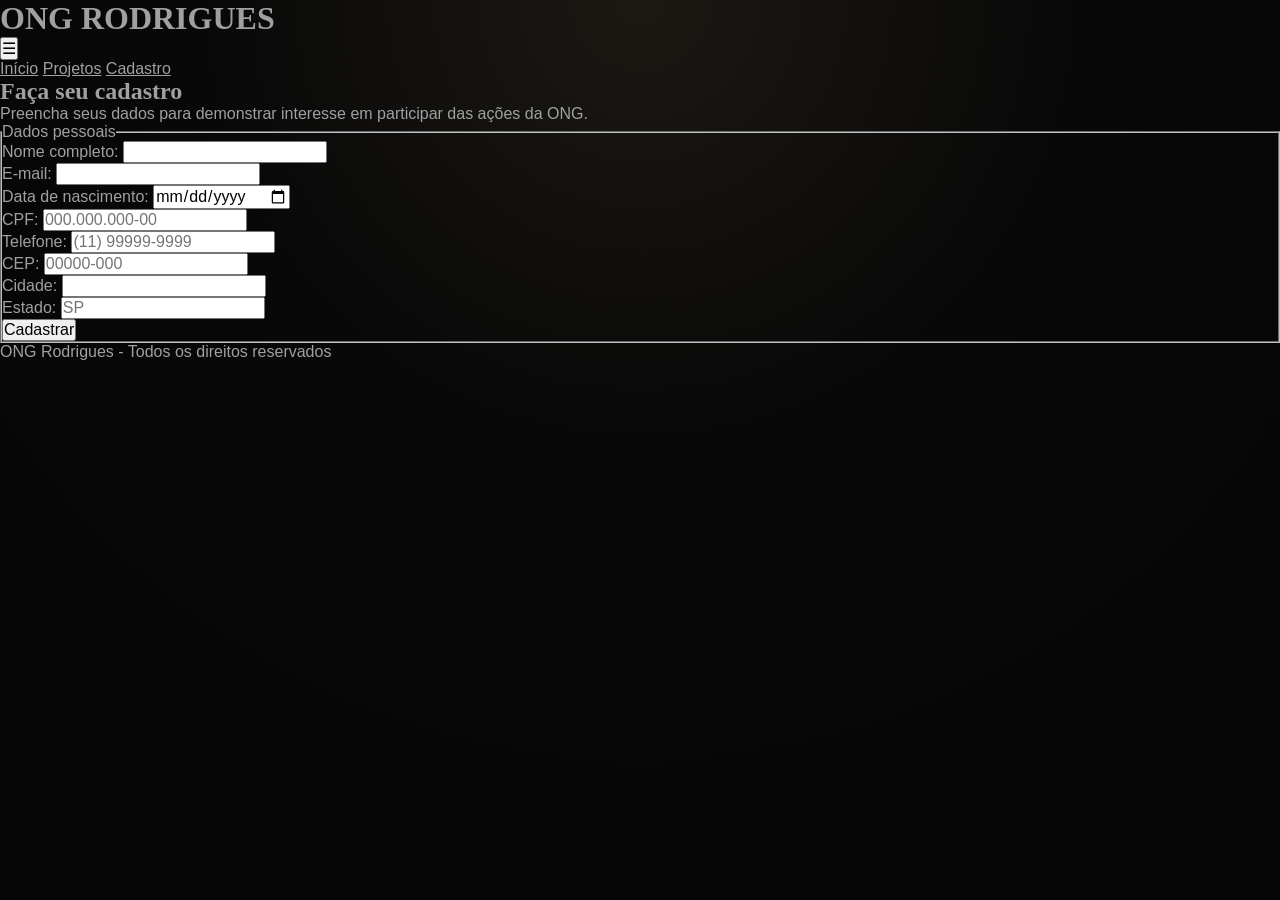
<file: cadastro.html>
<!DOCTYPE html>
<html lang="pt-BR">

<head>
    <meta charset="UTF-8">
    <meta name="viewport" content="width=device-width, initial-scale=1.0">

    <title>ONG Rodrigues - Cadastro</title>

    <link rel="stylesheet" href="css/style.css">
    <script src="js/script.js" defer></script>
</head>

<body>

    <header class="topo">

        <div class="topo-conteudo">

            <h1>ONG RODRIGUES</h1>

            <button
                class="menu-toggle"
                id="menuToggle"
                aria-label="Abrir menu"
                aria-expanded="false"
                aria-controls="menuPrincipal">
                ☰
            </button>

            <nav id="menuPrincipal" aria-label="Navegação principal">
                <a href="index.html">Início</a>
                <a href="projetos.html">Projetos</a>
                <a href="cadastro.html">Cadastro</a>
            </nav>

        </div>

    </header>


    <main>

        <section>

            <h2>Faça seu cadastro</h2>

            <p>
                Preencha seus dados para demonstrar interesse em participar
                das ações da ONG.
            </p>


            <form id="formCadastro" novalidate>

                <fieldset>

                    <legend>Dados pessoais</legend>


                    <div class="campo">

                        <label for="nome">
                            Nome completo:
                        </label>

                        <input
                            type="text"
                            id="nome"
                            name="nome"
                            autocomplete="name"
                            required>

                        <small class="mensagem-erro"></small>

                    </div>


                    <div class="campo">

                        <label for="email">
                            E-mail:
                        </label>

                        <input
                            type="email"
                            id="email"
                            name="email"
                            autocomplete="email"
                            required>

                        <small class="mensagem-erro"></small>

                    </div>


                    <div class="campo">

                        <label for="nascimento">
                            Data de nascimento:
                        </label>

                        <input
                            type="date"
                            id="nascimento"
                            name="nascimento">

                        <small class="mensagem-erro"></small>

                    </div>


                    <div class="campo">

                        <label for="cpf">
                            CPF:
                        </label>

                        <input
                            type="text"
                            id="cpf"
                            name="cpf"
                            placeholder="000.000.000-00"
                            pattern="\d{3}\.\d{3}\.\d{3}-\d{2}"
                            inputmode="numeric"
                            required>

                        <small class="mensagem-erro"></small>

                    </div>


                    <div class="campo">

                        <label for="telefone">
                            Telefone:
                        </label>

                        <input
                            type="tel"
                            id="telefone"
                            name="telefone"
                            placeholder="(11) 99999-9999"
                            autocomplete="tel"
                            pattern="\(\d{2}\)\s?\d{4,5}-\d{4}">

                        <small class="mensagem-erro"></small>

                    </div>


                    <div class="campo">

                        <label for="cep">
                            CEP:
                        </label>

                        <input
                            type="text"
                            id="cep"
                            name="cep"
                            placeholder="00000-000"
                            inputmode="numeric"
                            pattern="\d{5}-\d{3}">

                        <small class="mensagem-erro"></small>

                    </div>


                    <div class="campo">

                        <label for="cidade">
                            Cidade:
                        </label>

                        <input
                            type="text"
                            id="cidade"
                            name="cidade"
                            autocomplete="address-level2">

                        <small class="mensagem-erro"></small>

                    </div>


                    <div class="campo">

                        <label for="estado">
                            Estado:
                        </label>

                        <input
                            type="text"
                            id="estado"
                            name="estado"
                            maxlength="2"
                            placeholder="SP"
                            autocomplete="address-level1">

                        <small class="mensagem-erro"></small>

                    </div>


                    <button type="submit">
                        Cadastrar
                    </button>


                    <p
                        class="mensagem-formulario"
                        id="mensagemFormulario"
                        role="status"
                        aria-live="polite">
                    </p>

                </fieldset>

            </form>

        </section>

    </main>


    <footer>
        <p>ONG Rodrigues - Todos os direitos reservados</p>
    </footer>

</body>

</html>
</file>
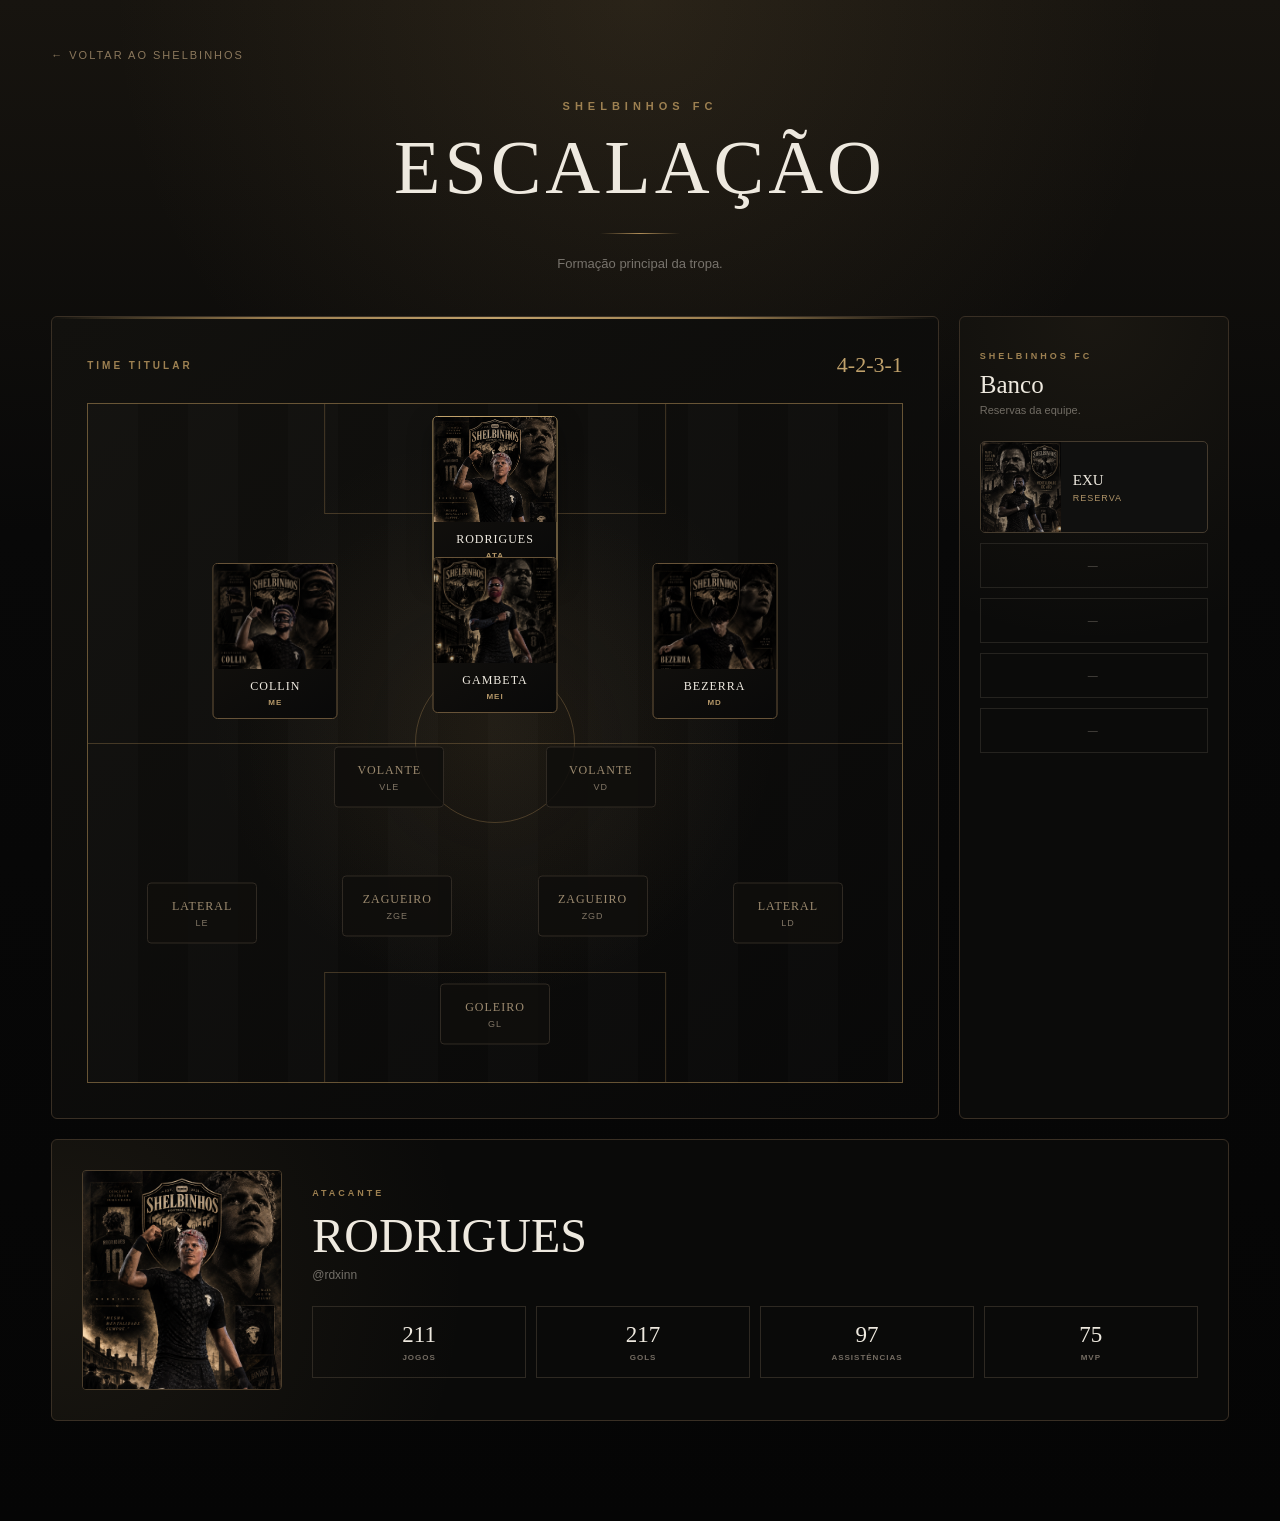
<file: escalacao.html>
<!DOCTYPE html>
<html lang="pt-BR">

<head>
    <meta charset="UTF-8">
    <meta name="viewport" content="width=device-width, initial-scale=1.0">

    <title>Escalação | Shelbinhos FC</title>

    <link rel="stylesheet" href="css/style.css">

    <style>

        /* =========================================
           ESCALAÇÃO — SHELBINHOS FC
        ========================================= */

        * {
            box-sizing: border-box;
        }

        body.escalacao-page {
            margin: 0;
            min-height: 100vh;

            background:
                radial-gradient(
                    circle at 50% 0%,
                    rgba(157, 128, 81, 0.14),
                    transparent 32%
                ),
                linear-gradient(
                    180deg,
                    #17140f 0%,
                    #080808 35%,
                    #050505 100%
                );

            color: #eee9df;
        }


        /* CONTAINER */

        .esc-container {
            width: min(1250px, 92%);
            margin: 0 auto;

            padding: 45px 0 100px;
        }


        /* VOLTAR */

        .esc-voltar {
            display: inline-flex;
            align-items: center;

            gap: 8px;

            margin-bottom: 35px;

            color: #8b785c;

            text-decoration: none;

            font-size: 11px;

            letter-spacing: 2px;

            transition: 0.2s;
        }

        .esc-voltar:hover {
            color: #c0a16b;
        }


        /* =========================================
           CABEÇALHO
        ========================================= */

        .esc-hero {
            text-align: center;

            margin-bottom: 45px;
        }

        .esc-hero > span {
            color: #9d8051;

            font-size: 11px;

            font-weight: bold;

            letter-spacing: 5px;
        }

        .esc-hero h1 {
            margin: 10px 0 12px;

            font-family: Georgia, "Times New Roman", serif;

            font-size: clamp(42px, 7vw, 76px);

            font-weight: normal;

            letter-spacing: 4px;
        }

        .esc-linha {
            width: 80px;
            height: 1px;

            margin: 22px auto;

            background:
                linear-gradient(
                    90deg,
                    transparent,
                    #b08d57,
                    transparent
                );
        }

        .esc-hero p {
            margin: 0;

            color: #77736c;

            font-size: 13px;
        }


        /* =========================================
           ÁREA GERAL
        ========================================= */

        .esc-layout {
            display: grid;

            grid-template-columns:
                minmax(0, 1fr)
                270px;

            gap: 20px;

            align-items: stretch;
        }


        /* =========================================
           CAMPO
        ========================================= */

        .esc-campo-container {
            position: relative;

            min-height: 780px;

            padding: 35px;

            overflow: hidden;

            background:
                radial-gradient(
                    circle at 50% 50%,
                    rgba(157, 128, 81, 0.08),
                    transparent 48%
                ),
                linear-gradient(
                    145deg,
                    #12110e,
                    #080808
                );

            border: 1px solid #392f24;

            border-radius: 6px;
        }


        .esc-campo-container::before {
            content: "";

            position: absolute;

            top: 0;
            left: 0;

            width: 100%;
            height: 2px;

            background:
                linear-gradient(
                    90deg,
                    transparent,
                    #9d8051,
                    #c0a16b,
                    #9d8051,
                    transparent
                );
        }


        /* TÍTULO DO CAMPO */

        .esc-campo-topo {
            display: flex;

            justify-content: space-between;
            align-items: center;

            gap: 20px;

            margin-bottom: 25px;
        }

        .esc-campo-topo span {
            color: #9d8051;

            font-size: 10px;

            font-weight: bold;

            letter-spacing: 3px;
        }

        .esc-formacao {
            color: #c0a16b;

            font-family: Georgia, "Times New Roman", serif;

            font-size: 22px;
        }


        /* CAMPO VISUAL */

        .esc-campo {
            position: relative;

            width: 100%;
            min-height: 680px;

            border: 1px solid rgba(176, 141, 87, 0.55);

            background:
                radial-gradient(
                    circle at center,
                    rgba(176, 141, 87, 0.05),
                    transparent 48%
                ),
                repeating-linear-gradient(
                    90deg,
                    rgba(255, 255, 255, 0.012) 0,
                    rgba(255, 255, 255, 0.012) 50px,
                    transparent 50px,
                    transparent 100px
                );

            overflow: hidden;
        }


        /* LINHA DO MEIO */

        .esc-campo::before {
            content: "";

            position: absolute;

            left: 0;
            top: 50%;

            width: 100%;
            height: 1px;

            background: rgba(176, 141, 87, 0.32);
        }


        /* CÍRCULO CENTRAL */

        .esc-circulo-central {
            position: absolute;

            left: 50%;
            top: 50%;

            width: 160px;
            height: 160px;

            transform: translate(-50%, -50%);

            border: 1px solid rgba(176, 141, 87, 0.32);

            border-radius: 50%;
        }


        /* ÁREAS */

        .esc-area {
            position: absolute;

            left: 50%;

            width: 42%;
            height: 110px;

            transform: translateX(-50%);

            border-left: 1px solid rgba(176, 141, 87, 0.32);
            border-right: 1px solid rgba(176, 141, 87, 0.32);
        }

        .esc-area-cima {
            top: 0;

            border-bottom: 1px solid rgba(176, 141, 87, 0.32);
        }

        .esc-area-baixo {
            bottom: 0;

            border-top: 1px solid rgba(176, 141, 87, 0.32);
        }


        /* =========================================
           CARDS NO CAMPO
        ========================================= */

        .esc-player {
            position: absolute;

            width: 125px;

            transform: translate(-50%, -50%);

            border: none;

            background: transparent;

            padding: 0;

            cursor: pointer;

            z-index: 5;
        }


        .esc-card {
            position: relative;

            width: 100%;

            overflow: hidden;

            background:
                linear-gradient(
                    145deg,
                    #17140f,
                    #090909
                );

            border: 1px solid #675338;

            border-radius: 5px;

            transition:
                transform 0.25s ease,
                border-color 0.25s ease,
                box-shadow 0.25s ease;
        }


        .esc-player:hover .esc-card,
        .esc-player.ativo .esc-card {
            transform: translateY(-5px);

            border-color: #c0a16b;

            box-shadow:
                0
                10px
                25px
                rgba(0, 0, 0, 0.35);
        }


        /* FOTO */

        .esc-card-foto {
            position: relative;

            height: 105px;

            overflow: hidden;

            background: #10100f;
        }

        .esc-card-foto img {
            width: 100%;
            height: 100%;

            object-fit: cover;

            object-position: center top;

            filter:
                brightness(0.72)
                saturate(0.8);

            transition: 0.3s;
        }

        .esc-player:hover img,
        .esc-player.ativo img {
            filter:
                brightness(0.9)
                saturate(0.95);

            transform: scale(1.05);
        }


        /* INFO */

        .esc-card-info {
            padding: 10px 7px 11px;

            text-align: center;
        }

        .esc-card-info strong {
            display: block;

            color: #f0ebe1;

            font-family: Georgia, "Times New Roman", serif;

            font-size: 12px;

            font-weight: normal;

            letter-spacing: 1px;
        }

        .esc-card-info span {
            display: block;

            margin-top: 4px;

            color: #b49768;

            font-size: 8px;

            font-weight: bold;

            letter-spacing: 1px;
        }


        /* =========================================
           POSIÇÕES DOS JOGADORES
        ========================================= */

        /* RODRIGUES */

        .pos-ata {
            left: 50%;
            top: 14%;
        }


        /* COLLIN */

        .pos-me {
            left: 23%;
            top: 35%;
        }


        /* GAMBETA */

        .pos-mei {
            left: 50%;
            top: 34%;
        }


        /* BEZERRA */

        .pos-md {
            left: 77%;
            top: 35%;
        }


        /* =========================================
           POSIÇÕES GENÉRICAS
        ========================================= */

        .esc-generico {
            position: absolute;

            width: 110px;

            transform: translate(-50%, -50%);

            padding: 15px 8px;

            text-align: center;

            color: #807565;

            background:
                rgba(
                    15,
                    14,
                    12,
                    0.88
                );

            border:
                1px
                solid
                #302a23;

            border-radius: 4px;

            font-size: 9px;

            letter-spacing: 1px;
        }

        .esc-generico strong {
            display: block;

            margin-bottom: 4px;

            color: #9c8a6f;

            font-family: Georgia, "Times New Roman", serif;

            font-size: 12px;

            font-weight: normal;
        }


        /* VOLANTES */

        .pos-vol1 {
            left: 37%;
            top: 55%;
        }

        .pos-vol2 {
            left: 63%;
            top: 55%;
        }


        /* DEFESA */

        .pos-le {
            left: 14%;
            top: 75%;
        }

        .pos-zag1 {
            left: 38%;
            top: 74%;
        }

        .pos-zag2 {
            left: 62%;
            top: 74%;
        }

        .pos-ld {
            left: 86%;
            top: 75%;
        }


        /* GOLEIRO */

        .pos-gol {
            left: 50%;
            top: 90%;
        }


        /* =========================================
           BANCO
        ========================================= */

        .esc-banco {
            padding: 28px 20px;

            background:
                radial-gradient(
                    circle at top,
                    rgba(157, 128, 81, 0.10),
                    transparent 40%
                ),
                #0b0b0a;

            border: 1px solid #392f24;

            border-radius: 6px;
        }

        .esc-banco-header span {
            color: #9d8051;

            font-size: 9px;

            font-weight: bold;

            letter-spacing: 3px;
        }

        .esc-banco-header h2 {
            margin: 8px 0 5px;

            font-family: Georgia, "Times New Roman", serif;

            font-size: 25px;

            font-weight: normal;
        }

        .esc-banco-header p {
            margin: 0 0 25px;

            color: #716c64;

            font-size: 11px;
        }


        /* EXU */

        .esc-reserva {
            width: 100%;

            padding: 0;

            overflow: hidden;

            display: grid;

            grid-template-columns:
                80px
                1fr;

            align-items: center;

            background: #10100f;

            border: 1px solid #453b2e;

            border-radius: 5px;

            cursor: pointer;

            transition: 0.25s;
        }

        .esc-reserva:hover,
        .esc-reserva.ativo {
            border-color: #b08d57;

            transform: translateY(-3px);
        }

        .esc-reserva img {
            width: 80px;
            height: 90px;

            object-fit: cover;

            object-position: center top;

            filter:
                brightness(0.72)
                saturate(0.75);
        }

        .esc-reserva-info {
            padding: 12px;

            text-align: left;
        }

        .esc-reserva-info strong {
            display: block;

            color: #eee9df;

            font-family: Georgia, "Times New Roman", serif;

            font-size: 15px;

            font-weight: normal;
        }

        .esc-reserva-info span {
            display: block;

            margin-top: 4px;

            color: #ae9368;

            font-size: 9px;

            letter-spacing: 1px;
        }


        /* OUTROS ESPAÇOS DO BANCO */

        .esc-vaga-banco {
            margin-top: 10px;

            padding: 16px;

            color: #4f4b45;

            text-align: center;

            border: 1px solid #25231f;

            font-size: 10px;

            letter-spacing: 2px;
        }


        /* =========================================
           PAINEL DO JOGADOR
        ========================================= */

        .esc-detalhes {
            display: grid;

            grid-template-columns:
                200px
                1fr;

            gap: 30px;

            align-items: center;

            margin-top: 20px;

            padding: 30px;

            background:
                radial-gradient(
                    circle at left,
                    rgba(157, 128, 81, 0.11),
                    transparent 35%
                ),
                #0a0a09;

            border: 1px solid #392f24;

            border-radius: 6px;
        }


        /* FOTO DETALHE */

        .esc-detalhe-foto {
            height: 220px;

            overflow: hidden;

            border: 1px solid #4c3e2c;

            border-radius: 4px;
        }

        .esc-detalhe-foto img {
            width: 100%;
            height: 100%;

            object-fit: cover;

            object-position: center top;
        }


        /* INFO DETALHE */

        .esc-detalhe-info > span {
            color: #9d8051;

            font-size: 9px;

            font-weight: bold;

            letter-spacing: 3px;
        }

        .esc-detalhe-info h2 {
            margin: 8px 0 5px;

            font-family: Georgia, "Times New Roman", serif;

            font-size: clamp(32px, 4vw, 48px);

            font-weight: normal;
        }

        .esc-detalhe-info p {
            margin: 0;

            color: #736f68;

            font-size: 12px;
        }


        /* STATS */

        .esc-mini-stats {
            display: grid;

            grid-template-columns:
                repeat(4, 1fr);

            gap: 10px;

            margin-top: 24px;
        }

        .esc-mini-stat {
            padding: 15px 10px;

            text-align: center;

            border:
                1px
                solid
                #2e2922;
        }

        .esc-mini-stat strong {
            display: block;

            color: #eee9df;

            font-family: Georgia, "Times New Roman", serif;

            font-size: 23px;

            font-weight: normal;
        }

        .esc-mini-stat span {
            display: block;

            margin-top: 5px;

            color: #756d63;

            font-size: 8px;

            font-weight: bold;

            letter-spacing: 1px;
        }


        /* =========================================
           RESPONSIVO
        ========================================= */

        @media (max-width: 980px) {

            .esc-layout {
                grid-template-columns: 1fr;
            }

            .esc-banco {
                order: 2;
            }

        }


        @media (max-width: 700px) {

            .esc-container {
                width: 95%;
            }

            .esc-campo-container {
                padding: 18px;
            }

            .esc-campo {
                min-height: 620px;
            }

            .esc-player {
                width: 95px;
            }

            .esc-card-foto {
                height: 80px;
            }

            .esc-generico {
                width: 85px;

                padding: 12px 5px;
            }

            .esc-generico strong {
                font-size: 10px;
            }

            .esc-detalhes {
                grid-template-columns: 1fr;

                text-align: center;
            }

            .esc-detalhe-foto {
                width: 190px;

                margin: 0 auto;
            }

            .esc-mini-stats {
                grid-template-columns:
                    repeat(2, 1fr);
            }

        }


        @media (max-width: 480px) {

            .esc-campo {
                min-height: 560px;
            }

            .esc-player {
                width: 80px;
            }

            .esc-card-foto {
                height: 68px;
            }

            .esc-card-info {
                padding: 7px 4px;
            }

            .esc-card-info strong {
                font-size: 9px;
            }

            .esc-card-info span {
                font-size: 6px;
            }

            .esc-generico {
                width: 72px;

                font-size: 6px;
            }

        }

    </style>

</head>


<body class="escalacao-page">

    <main class="esc-container">


        <!-- VOLTAR -->

        <a
            href="index.html"
            class="esc-voltar"
        >
            ← VOLTAR AO SHELBINHOS
        </a>


        <!-- CABEÇALHO -->

        <section class="esc-hero">

            <span>
                SHELBINHOS FC
            </span>

            <h1>
                ESCALAÇÃO
            </h1>

            <div class="esc-linha"></div>

            <p>
                Formação principal da tropa.
            </p>

        </section>


        <!-- ======================================
             CAMPO + BANCO
        ======================================= -->

        <section class="esc-layout">


            <!-- CAMPO -->

            <div class="esc-campo-container">


                <div class="esc-campo-topo">

                    <span>
                        TIME TITULAR
                    </span>

                    <div class="esc-formacao">
                        4-2-3-1
                    </div>

                </div>


                <div class="esc-campo">


                    <div class="esc-circulo-central"></div>

                    <div class="esc-area esc-area-cima"></div>

                    <div class="esc-area esc-area-baixo"></div>


                    <!-- =========================
                         RODRIGUES
                    ========================== -->

                    <button
                        class="esc-player pos-ata ativo"
                        data-jogador="rodrigues"
                    >

                        <div class="esc-card">

                            <div class="esc-card-foto">

                                <img
                                    src="imagens/jogadores/rodrigues.png"
                                    alt="Rodrigues"
                                >

                            </div>

                            <div class="esc-card-info">

                                <strong>
                                    RODRIGUES
                                </strong>

                                <span>
                                    ATA
                                </span>

                            </div>

                        </div>

                    </button>


                    <!-- =========================
                         COLLIN
                    ========================== -->

                    <button
                        class="esc-player pos-me"
                        data-jogador="collin"
                    >

                        <div class="esc-card">

                            <div class="esc-card-foto">

                                <img
                                    src="imagens/jogadores/collin.png"
                                    alt="Collin"
                                >

                            </div>

                            <div class="esc-card-info">

                                <strong>
                                    COLLIN
                                </strong>

                                <span>
                                    ME
                                </span>

                            </div>

                        </div>

                    </button>


                    <!-- =========================
                         GAMBETA
                    ========================== -->

                    <button
                        class="esc-player pos-mei"
                        data-jogador="gambeta"
                    >

                        <div class="esc-card">

                            <div class="esc-card-foto">

                                <img
                                    src="imagens/jogadores/gambeta.png"
                                    alt="Gambeta"
                                >

                            </div>

                            <div class="esc-card-info">

                                <strong>
                                    GAMBETA
                                </strong>

                                <span>
                                    MEI
                                </span>

                            </div>

                        </div>

                    </button>


                    <!-- =========================
                         BEZERRA
                    ========================== -->

                    <button
                        class="esc-player pos-md"
                        data-jogador="bezerra"
                    >

                        <div class="esc-card">

                            <div class="esc-card-foto">

                                <img
                                    src="imagens/jogadores/bezerra.png"
                                    alt="Bezerra"
                                >

                            </div>

                            <div class="esc-card-info">

                                <strong>
                                    BEZERRA
                                </strong>

                                <span>
                                    MD
                                </span>

                            </div>

                        </div>

                    </button>


                    <!-- =========================
                         VOLANTES
                    ========================== -->

                    <div class="esc-generico pos-vol1">

                        <strong>
                            VOLANTE
                        </strong>

                        VLE

                    </div>


                    <div class="esc-generico pos-vol2">

                        <strong>
                            VOLANTE
                        </strong>

                        VD

                    </div>


                    <!-- =========================
                         DEFESA
                    ========================== -->

                    <div class="esc-generico pos-le">

                        <strong>
                            LATERAL
                        </strong>

                        LE

                    </div>


                    <div class="esc-generico pos-zag1">

                        <strong>
                            ZAGUEIRO
                        </strong>

                        ZGE

                    </div>


                    <div class="esc-generico pos-zag2">

                        <strong>
                            ZAGUEIRO
                        </strong>

                        ZGD

                    </div>


                    <div class="esc-generico pos-ld">

                        <strong>
                            LATERAL
                        </strong>

                        LD

                    </div>


                    <!-- =========================
                         GOLEIRO
                    ========================== -->

                    <div class="esc-generico pos-gol">

                        <strong>
                            GOLEIRO
                        </strong>

                        GL

                    </div>


                </div>

            </div>


            <!-- =================================
                 BANCO
            ================================== -->

            <aside class="esc-banco">


                <div class="esc-banco-header">

                    <span>
                        SHELBINHOS FC
                    </span>

                    <h2>
                        Banco
                    </h2>

                    <p>
                        Reservas da equipe.
                    </p>

                </div>


                <!-- EXU -->

                <button
                    class="esc-reserva"
                    data-jogador="exu"
                >

                    <img
                        src="imagens/jogadores/exu.png"
                        alt="Exu"
                    >

                    <div class="esc-reserva-info">

                        <strong>
                            EXU
                        </strong>

                        <span>
                            RESERVA
                        </span>

                    </div>

                </button>


                <div class="esc-vaga-banco">
                    —
                </div>

                <div class="esc-vaga-banco">
                    —
                </div>

                <div class="esc-vaga-banco">
                    —
                </div>

                <div class="esc-vaga-banco">
                    —
                </div>


            </aside>


        </section>


        <!-- ======================================
             DETALHES DO JOGADOR
        ======================================= -->

        <section class="esc-detalhes">


            <div class="esc-detalhe-foto">

                <img
                    id="detalhe-foto"
                    src="imagens/jogadores/rodrigues.png"
                    alt="Jogador selecionado"
                >

            </div>


            <div class="esc-detalhe-info">

                <span id="detalhe-posicao">
                    ATACANTE
                </span>

                <h2 id="detalhe-nome">
                    RODRIGUES
                </h2>

                <p id="detalhe-id">
                    @rdxinn
                </p>


                <div class="esc-mini-stats">


                    <div class="esc-mini-stat">

                        <strong id="detalhe-jogos">
                            211
                        </strong>

                        <span>
                            JOGOS
                        </span>

                    </div>


                    <div class="esc-mini-stat">

                        <strong id="detalhe-gols">
                            217
                        </strong>

                        <span>
                            GOLS
                        </span>

                    </div>


                    <div class="esc-mini-stat">

                        <strong id="detalhe-assistencias">
                            97
                        </strong>

                        <span>
                            ASSISTÊNCIAS
                        </span>

                    </div>


                    <div class="esc-mini-stat">

                        <strong id="detalhe-mvp">
                            75
                        </strong>

                        <span>
                            MVP
                        </span>

                    </div>


                </div>

            </div>


        </section>


    </main>


    <script>

        /* =========================================
           DADOS
        ========================================= */

        const jogadores = {

            rodrigues: {

                nome: "RODRIGUES",

                id: "@rdxinn",

                posicao:
                    "ATACANTE",

                foto:
                    "imagens/jogadores/rodrigues.png",

                jogos: 211,

                gols: 217,

                assistencias: 97,

                mvp: 75

            },


            gambeta: {

                nome: "GAMBETA",

                id: "@CezarNS",

                posicao:
                    "MEI • ARMADOR",

                foto:
                    "imagens/jogadores/gambeta.png",

                jogos: 186,

                gols: 98,

                assistencias: 128,

                mvp: 15

            },


            collin: {

                nome: "COLLIN",

                id: "@Fhcg",

                posicao:
                    "MEIA ESQUERDA",

                foto:
                    "imagens/jogadores/collin.png",

                jogos: 102,

                gols: 67,

                assistencias: 52,

                mvp: 11

            },


            bezerra: {

                nome: "BEZERRA",

                id: "@Shamps",

                posicao:
                    "MEIA DIREITA",

                foto:
                    "imagens/jogadores/bezerra.png",

                jogos: 65,

                gols: 23,

                assistencias: 23,

                mvp: 8

            },


            exu: {

                nome: "EXU",

                id: "@Youngxpax",

                posicao:
                    "RESERVA",

                foto:
                    "imagens/jogadores/exu.png",

                jogos: 18,

                gols: 1,

                assistencias: 4,

                mvp: 0

            }

        };


        /* =========================================
           ELEMENTOS
        ========================================= */

        const botoesJogadores =
            document.querySelectorAll(
                "[data-jogador]"
            );


        const detalheFoto =
            document.getElementById(
                "detalhe-foto"
            );


        const detalheNome =
            document.getElementById(
                "detalhe-nome"
            );


        const detalheId =
            document.getElementById(
                "detalhe-id"
            );


        const detalhePosicao =
            document.getElementById(
                "detalhe-posicao"
            );


        const detalheJogos =
            document.getElementById(
                "detalhe-jogos"
            );


        const detalheGols =
            document.getElementById(
                "detalhe-gols"
            );


        const detalheAssistencias =
            document.getElementById(
                "detalhe-assistencias"
            );


        const detalheMvp =
            document.getElementById(
                "detalhe-mvp"
            );


        /* =========================================
           CLIQUE NO JOGADOR
        ========================================= */

        botoesJogadores.forEach(
            botao => {

                botao.addEventListener(
                    "click",
                    () => {

                        const chave =
                            botao.dataset.jogador;


                        const jogador =
                            jogadores[chave];


                        /* REMOVE SELEÇÃO */

                        botoesJogadores.forEach(
                            item => {

                                item.classList.remove(
                                    "ativo"
                                );

                            }
                        );


                        /* ATIVA O CLICADO */

                        botao.classList.add(
                            "ativo"
                        );


                        /* TROCA DETALHES */

                        detalheFoto.src =
                            jogador.foto;


                        detalheNome.textContent =
                            jogador.nome;


                        detalheId.textContent =
                            jogador.id;


                        detalhePosicao.textContent =
                            jogador.posicao;


                        detalheJogos.textContent =
                            jogador.jogos;


                        detalheGols.textContent =
                            jogador.gols;


                        detalheAssistencias.textContent =
                            jogador.assistencias;


                        detalheMvp.textContent =
                            jogador.mvp;

                    }
                );

            }
        );

    </script>


</body>

</html>
</file>
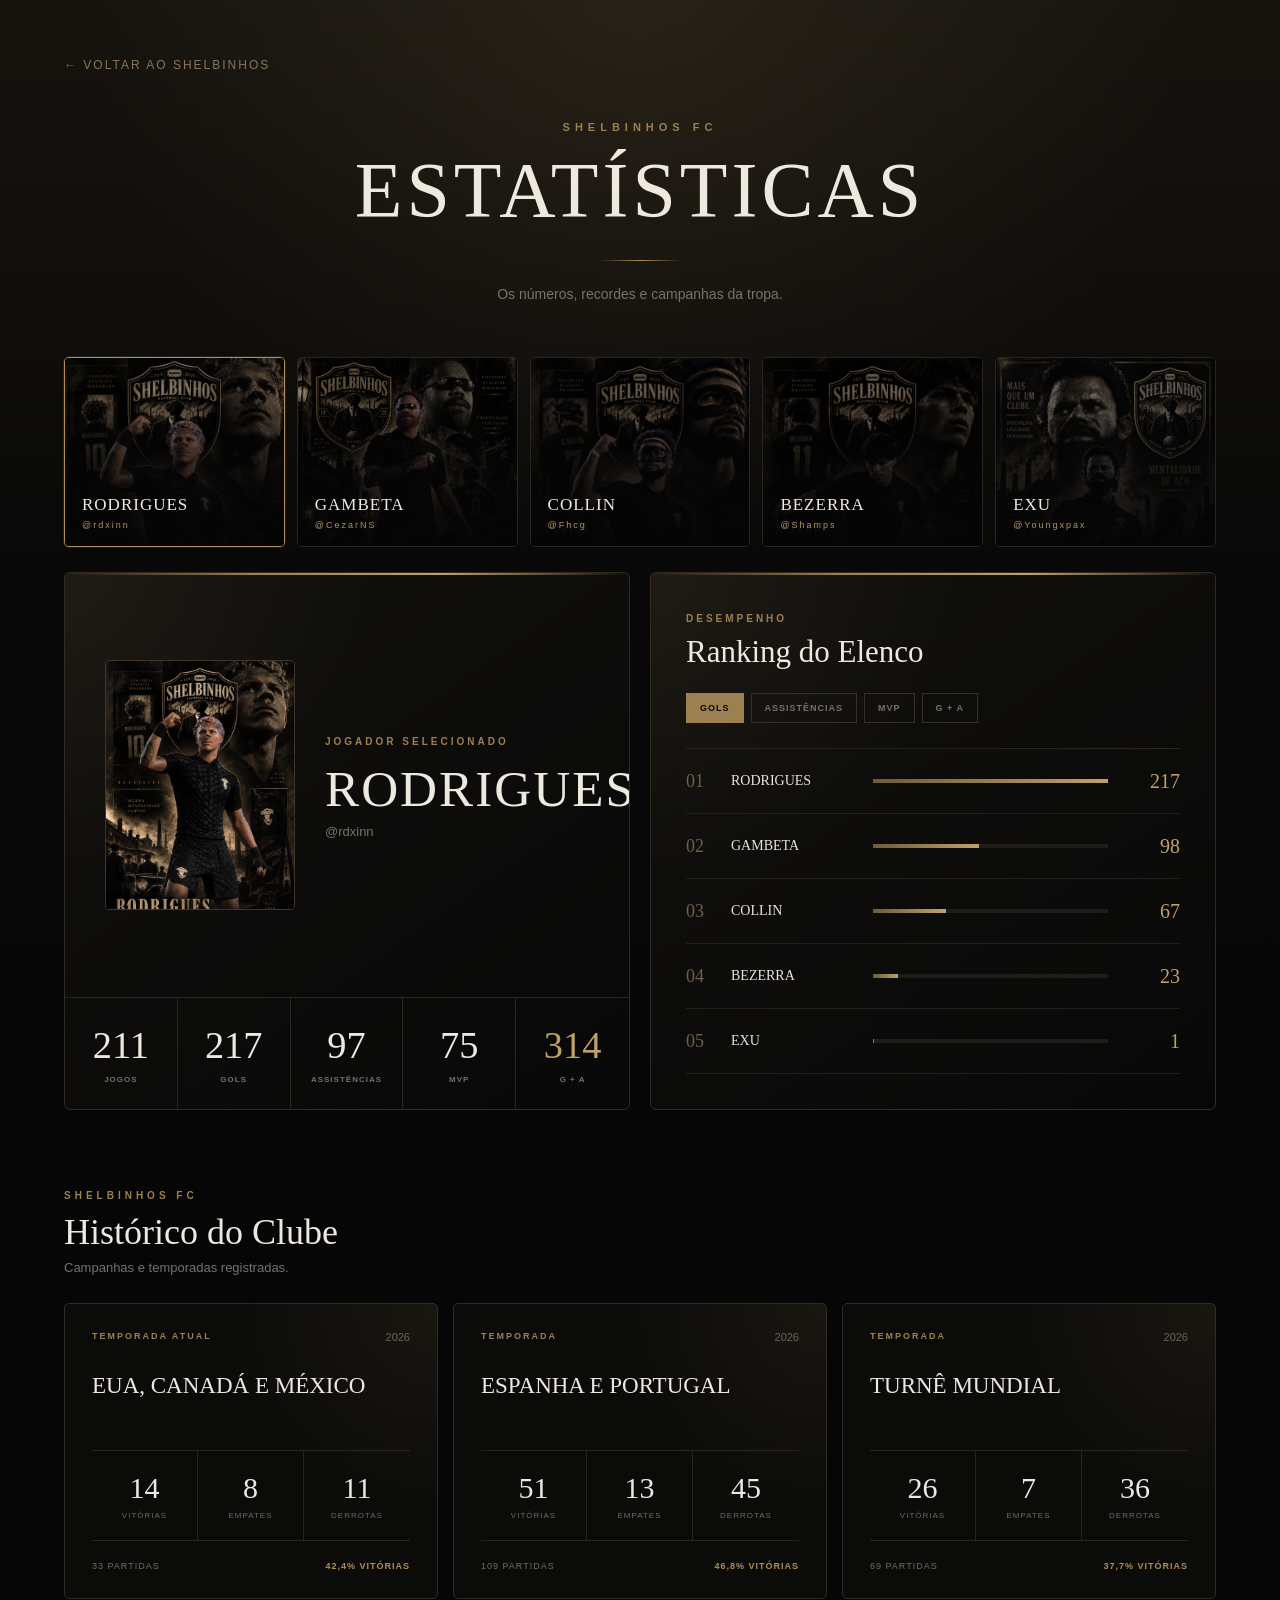
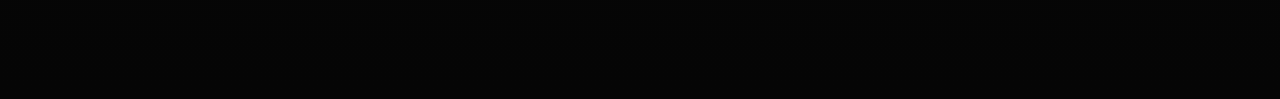
<file: estatisticas.html>
<!DOCTYPE html>
<html lang="pt-BR">

<head>
    <meta charset="UTF-8">

    <meta
        name="viewport"
        content="width=device-width, initial-scale=1.0"
    >

    <title>Estatísticas | Shelbinhos FC</title>

    <link rel="stylesheet" href="css/style.css">

    <style>

        /* =========================================
           ESTATÍSTICAS — SHELBINHOS FC
        ========================================= */

        * {
            box-sizing: border-box;
        }

        body.stats-page {
            margin: 0;

            background:
                radial-gradient(
                    circle at 50% 0%,
                    rgba(157, 128, 81, 0.13),
                    transparent 30%
                ),
                linear-gradient(
                    180deg,
                    #17140f 0%,
                    #080808 35%,
                    #050505 100%
                );

            color: #eee9df;

            min-height: 100vh;
        }


        /* CONTAINER */

        .stats-container {
            width: min(1240px, 90%);

            margin: 0 auto;

            padding:
                55px
                0
                100px;
        }


        /* VOLTAR */

        .stats-voltar {
            display: inline-flex;

            align-items: center;

            gap: 8px;

            margin-bottom: 45px;

            color: #87765a;

            text-decoration: none;

            font-size: 12px;

            letter-spacing: 2px;

            transition: 0.2s;
        }

        .stats-voltar:hover {
            color: #c0a16b;
        }


        /* =========================================
           CABEÇALHO
        ========================================= */

        .stats-hero {
            text-align: center;

            margin-bottom: 55px;
        }

        .stats-hero-kicker {
            color: #9d8051;

            font-size: 11px;
            font-weight: bold;

            letter-spacing: 5px;
        }

        .stats-hero h1 {
            margin:
                10px
                0
                12px;

            font-family:
                Georgia,
                "Times New Roman",
                serif;

            font-size:
                clamp(
                    42px,
                    7vw,
                    78px
                );

            font-weight: normal;

            letter-spacing: 4px;
        }

        .stats-hero p {
            margin: 0;

            color: #77736c;

            font-size: 14px;
        }

        .stats-hero-linha {
            width: 85px;
            height: 1px;

            margin: 25px auto;

            background:
                linear-gradient(
                    90deg,
                    transparent,
                    #b08d57,
                    transparent
                );
        }


        /* =========================================
           JOGADORES
        ========================================= */

        .stats-jogadores {
            display: grid;

            grid-template-columns:
                repeat(5, 1fr);

            gap: 12px;

            margin-bottom: 25px;
        }

        .stats-jogador-btn {
            position: relative;

            height: 190px;

            padding: 0;

            overflow: hidden;

            background: #10100f;

            border:
                1px
                solid
                #29251f;

            border-radius: 5px;

            cursor: pointer;

            transition:
                transform 0.25s ease,
                border-color 0.25s ease;
        }

        .stats-jogador-btn:hover {
            transform:
                translateY(-4px);

            border-color:
                #7f6843;
        }

        .stats-jogador-btn.ativo {
            border-color:
                #b08d57;

            box-shadow:
                0
                0
                0
                1px
                rgba(176, 141, 87, 0.15);
        }


        /* FOTO */

        .stats-jogador-btn img {
            position: absolute;

            inset: 0;

            width: 100%;
            height: 100%;

            object-fit: cover;

            object-position:
                center top;

            filter:
                brightness(0.58)
                saturate(0.75);

            transition:
                transform 0.35s ease,
                filter 0.35s ease;
        }

        .stats-jogador-btn:hover img,
        .stats-jogador-btn.ativo img {
            transform:
                scale(1.06);

            filter:
                brightness(0.75)
                saturate(0.9);
        }


        /* SOMBRA FOTO */

        .stats-jogador-btn::after {
            content: "";

            position: absolute;

            inset: 0;

            background:
                linear-gradient(
                    to top,
                    rgba(5, 5, 5, 1) 0%,
                    rgba(5, 5, 5, 0.7) 35%,
                    rgba(5, 5, 5, 0.08) 80%
                );

            pointer-events: none;
        }


        /* TEXTO CARD */

        .stats-jogador-info {
            position: absolute;

            z-index: 2;

            left: 17px;
            bottom: 16px;

            text-align: left;
        }

        .stats-jogador-info strong {
            display: block;

            color: #f0ebe1;

            font-family:
                Georgia,
                "Times New Roman",
                serif;

            font-size: 17px;

            font-weight: normal;

            letter-spacing: 1px;
        }

        .stats-jogador-info span {
            display: block;

            margin-top: 5px;

            color: #ad9369;

            font-size: 9px;

            letter-spacing: 2px;
        }


        /* =========================================
           ÁREA PRINCIPAL
        ========================================= */

        .stats-principal {
            display: grid;

            grid-template-columns:
                1fr
                1fr;

            gap: 20px;

            align-items: stretch;
        }


        /* QUADRADOS */

        .stats-painel {
            position: relative;

            overflow: hidden;

            background:
                radial-gradient(
                    circle at top left,
                    rgba(157, 128, 81, 0.1),
                    transparent 40%
                ),
                linear-gradient(
                    145deg,
                    #11100e,
                    #080808
                );

            border:
                1px
                solid
                #312b23;

            border-radius: 6px;
        }

        .stats-painel::before {
            content: "";

            position: absolute;

            top: 0;
            left: 0;

            width: 100%;
            height: 2px;

            background:
                linear-gradient(
                    90deg,
                    transparent,
                    #9d8051,
                    #c0a16b,
                    transparent
                );
        }


        /* =========================================
           JOGADOR SELECIONADO
        ========================================= */

        .stats-perfil {
            min-height: 500px;

            display: flex;

            flex-direction: column;
        }

        .stats-perfil-topo {
            flex: 1;

            display: grid;

            grid-template-columns:
                190px
                1fr;

            align-items: center;

            gap: 30px;

            padding: 40px;
        }


        /* FOTO GRANDE */

        .stats-perfil-foto {
            width: 190px;
            height: 250px;

            overflow: hidden;

            background: #0b0b0b;

            border:
                1px
                solid
                #403626;

            border-radius: 4px;
        }

        .stats-perfil-foto img {
            width: 100%;
            height: 100%;

            object-fit: cover;

            object-position:
                center top;
        }


        /* INFO */

        .stats-perfil-info > span {
            color: #9d8051;

            font-size: 10px;
            font-weight: bold;

            letter-spacing: 3px;
        }

        .stats-perfil-info h2 {
            margin:
                10px
                0
                6px;

            font-family:
                Georgia,
                "Times New Roman",
                serif;

            font-size:
                clamp(
                    32px,
                    4vw,
                    52px
                );

            font-weight: normal;

            letter-spacing: 2px;
        }

        .stats-perfil-info p {
            margin: 0;

            color: #78736b;

            font-size: 13px;
        }


        /* NÚMEROS */

        .stats-numeros {
            display: grid;

            grid-template-columns:
                repeat(5, 1fr);

            border-top:
                1px
                solid
                #29251f;
        }

        .stats-numero {
            padding:
                25px
                8px;

            text-align: center;

            border-right:
                1px
                solid
                #29251f;
        }

        .stats-numero:last-child {
            border-right: none;
        }

        .stats-numero strong {
            display: block;

            font-family:
                Georgia,
                "Times New Roman",
                serif;

            font-size:
                clamp(
                    27px,
                    3vw,
                    40px
                );

            font-weight: normal;
        }

        .stats-numero span {
            display: block;

            margin-top: 8px;

            color: #777169;

            font-size: 8px;

            font-weight: bold;

            letter-spacing: 1px;
        }

        .stats-numero.destaque strong {
            color: #c0a16b;
        }


        /* =========================================
           RANKING
        ========================================= */

        .stats-ranking {
            min-height: 500px;

            padding: 35px;
        }

        .stats-ranking-header span {
            color: #9d8051;

            font-size: 10px;
            font-weight: bold;

            letter-spacing: 3px;
        }

        .stats-ranking-header h2 {
            margin:
                8px
                0
                23px;

            font-family:
                Georgia,
                "Times New Roman",
                serif;

            font-size: 31px;

            font-weight: normal;
        }


        /* FILTROS */

        .stats-ranking-filtros {
            display: flex;

            flex-wrap: wrap;

            gap: 7px;

            margin-bottom: 25px;
        }

        .stats-ranking-btn {
            padding:
                9px
                13px;

            background: transparent;

            color: #777169;

            border:
                1px
                solid
                #363027;

            cursor: pointer;

            font-size: 9px;

            font-weight: bold;

            letter-spacing: 1px;

            transition: 0.2s;
        }

        .stats-ranking-btn:hover {
            color: #c0a16b;

            border-color:
                #8d734b;
        }

        .stats-ranking-btn.ativo {
            background: #9d8051;

            color: #090909;

            border-color:
                #9d8051;
        }


        /* LINHAS RANKING */

        .stats-ranking-lista {
            border-top:
                1px
                solid
                #28241e;
        }

        .stats-ranking-item {
            display: grid;

            grid-template-columns:
                45px
                125px
                1fr
                55px;

            align-items: center;

            min-height: 65px;

            border-bottom:
                1px
                solid
                #24211d;
        }

        .stats-ranking-pos {
            color: #6d604d;

            font-family:
                Georgia,
                "Times New Roman",
                serif;

            font-size: 18px;
        }

        .stats-ranking-nome {
            color: #eae4d9;

            font-family:
                Georgia,
                "Times New Roman",
                serif;

            font-size: 14px;
        }

        .stats-ranking-barra-bg {
            height: 4px;

            margin:
                0
                17px;

            background: #201d19;
        }

        .stats-ranking-barra {
            height: 100%;

            background:
                linear-gradient(
                    90deg,
                    #715a38,
                    #c0a16b
                );

            transition:
                width
                0.35s ease;
        }

        .stats-ranking-valor {
            text-align: right;

            color: #c0a16b;

            font-family:
                Georgia,
                "Times New Roman",
                serif;

            font-size: 20px;
        }


        /* =========================================
           HISTÓRICO
        ========================================= */

        .stats-historico {
            margin-top: 75px;
        }

        .stats-secao-titulo {
            margin-bottom: 28px;
        }

        .stats-secao-titulo span {
            color: #9d8051;

            font-size: 10px;

            font-weight: bold;

            letter-spacing: 4px;
        }

        .stats-secao-titulo h2 {
            margin:
                8px
                0
                7px;

            font-family:
                Georgia,
                "Times New Roman",
                serif;

            font-size: 36px;

            font-weight: normal;
        }

        .stats-secao-titulo p {
            margin: 0;

            color: #777169;

            font-size: 13px;
        }


        /* CARDS TEMPORADAS */

        .stats-temporadas {
            display: grid;

            grid-template-columns:
                repeat(3, 1fr);

            gap: 15px;
        }

        .stats-temporada {
            position: relative;

            overflow: hidden;

            padding: 27px;

            background:
                radial-gradient(
                    circle at top right,
                    rgba(157, 128, 81, 0.1),
                    transparent 45%
                ),
                #0b0b0a;

            border:
                1px
                solid
                #302b24;

            border-radius: 5px;

            transition:
                transform 0.25s ease,
                border-color 0.25s ease;
        }

        .stats-temporada:hover {
            transform:
                translateY(-4px);

            border-color:
                #7d6643;
        }

        .stats-temporada-topo {
            display: flex;

            justify-content:
                space-between;

            gap: 15px;

            margin-bottom: 30px;
        }

        .stats-temporada-tipo {
            color: #9d8051;

            font-size: 9px;

            font-weight: bold;

            letter-spacing: 2px;
        }

        .stats-temporada-ano {
            color: #6d6354;

            font-size: 11px;
        }

        .stats-temporada h3 {
            min-height: 52px;

            margin: 0;

            font-family:
                Georgia,
                "Times New Roman",
                serif;

            font-size: 23px;

            font-weight: normal;
        }


        /* CAMPANHA */

        .stats-campanha {
            display: grid;

            grid-template-columns:
                repeat(3, 1fr);

            margin-top: 25px;

            border-top:
                1px
                solid
                #28241e;

            border-bottom:
                1px
                solid
                #28241e;
        }

        .stats-campanha div {
            padding:
                20px
                5px;

            text-align: center;

            border-right:
                1px
                solid
                #28241e;
        }

        .stats-campanha div:last-child {
            border-right: none;
        }

        .stats-campanha strong {
            display: block;

            font-family:
                Georgia,
                "Times New Roman",
                serif;

            font-size: 30px;

            font-weight: normal;
        }

        .stats-campanha span {
            display: block;

            margin-top: 6px;

            color: #716b62;

            font-size: 8px;

            letter-spacing: 1px;
        }

        .stats-temporada-footer {
            display: flex;

            justify-content:
                space-between;

            gap: 15px;

            margin-top: 20px;

            color: #786d5b;

            font-size: 9px;

            letter-spacing: 1px;
        }

        .stats-temporada-footer strong {
            color: #b08d57;
        }


        /* =========================================
           RESPONSIVO
        ========================================= */

        @media (max-width: 1000px) {

            .stats-jogadores {
                grid-template-columns:
                    repeat(3, 1fr);
            }

            .stats-principal {
                grid-template-columns:
                    1fr;
            }

            .stats-temporadas {
                grid-template-columns:
                    1fr;
            }

        }


        @media (max-width: 650px) {

            .stats-container {
                width: 92%;

                padding-top: 30px;
            }

            .stats-jogadores {
                grid-template-columns:
                    repeat(2, 1fr);
            }

            .stats-jogador-btn {
                height: 165px;
            }

            .stats-perfil-topo {
                grid-template-columns:
                    1fr;

                text-align: center;

                justify-items: center;
            }

            .stats-numeros {
                grid-template-columns:
                    repeat(2, 1fr);
            }

            .stats-numero {
                border-bottom:
                    1px
                    solid
                    #29251f;
            }

            .stats-ranking {
                padding: 25px 18px;
            }

            .stats-ranking-item {
                grid-template-columns:
                    35px
                    90px
                    1fr
                    45px;
            }

        }

    </style>

</head>


<body class="stats-page">

    <main class="stats-container">


        <!-- VOLTAR -->

        <a
            href="index.html"
            class="stats-voltar"
        >
            ← VOLTAR AO SHELBINHOS
        </a>


        <!-- =====================================
             CABEÇALHO
        ====================================== -->

        <section class="stats-hero">

            <span class="stats-hero-kicker">
                SHELBINHOS FC
            </span>

            <h1>ESTATÍSTICAS</h1>

            <div class="stats-hero-linha"></div>

            <p>
                Os números, recordes e campanhas da tropa.
            </p>

        </section>


        <!-- =====================================
             JOGADORES
        ====================================== -->

        <section class="stats-jogadores">


            <button
                class="stats-jogador-btn ativo"
                data-jogador="rodrigues"
            >

                <img
                    src="imagens/jogadores/rodrigues.png"
                    alt="Rodrigues"
                >

                <div class="stats-jogador-info">

                    <strong>
                        RODRIGUES
                    </strong>

                    <span>
                        @rdxinn
                    </span>

                </div>

            </button>


            <button
                class="stats-jogador-btn"
                data-jogador="gambeta"
            >

                <img
                    src="imagens/jogadores/gambeta.png"
                    alt="Gambeta"
                >

                <div class="stats-jogador-info">

                    <strong>
                        GAMBETA
                    </strong>

                    <span>
                        @CezarNS
                    </span>

                </div>

            </button>


            <button
                class="stats-jogador-btn"
                data-jogador="collin"
            >

                <img
                    src="imagens/jogadores/collin.png"
                    alt="Collin"
                >

                <div class="stats-jogador-info">

                    <strong>
                        COLLIN
                    </strong>

                    <span>
                        @Fhcg
                    </span>

                </div>

            </button>


            <button
                class="stats-jogador-btn"
                data-jogador="bezerra"
            >

                <img
                    src="imagens/jogadores/bezerra.png"
                    alt="Bezerra"
                >

                <div class="stats-jogador-info">

                    <strong>
                        BEZERRA
                    </strong>

                    <span>
                        @Shamps
                    </span>

                </div>

            </button>


            <button
                class="stats-jogador-btn"
                data-jogador="exu"
            >

                <img
                    src="imagens/jogadores/exu.png"
                    alt="Exu"
                >

                <div class="stats-jogador-info">

                    <strong>
                        EXU
                    </strong>

                    <span>
                        @Youngxpax
                    </span>

                </div>

            </button>


        </section>


        <!-- =====================================
             JOGADOR + RANKING
        ====================================== -->

        <section class="stats-principal">


            <!-- JOGADOR SELECIONADO -->

            <article class="stats-painel stats-perfil">


                <div class="stats-perfil-topo">


                    <div class="stats-perfil-foto">

                        <img
                            id="perfil-foto"
                            src="imagens/jogadores/rodrigues.png"
                            alt="Jogador selecionado"
                        >

                    </div>


                    <div class="stats-perfil-info">

                        <span>
                            JOGADOR SELECIONADO
                        </span>

                        <h2 id="perfil-nome">
                            RODRIGUES
                        </h2>

                        <p id="perfil-id">
                            @rdxinn
                        </p>

                    </div>


                </div>


                <div class="stats-numeros">


                    <div class="stats-numero">

                        <strong id="stat-jogos">
                            211
                        </strong>

                        <span>
                            JOGOS
                        </span>

                    </div>


                    <div class="stats-numero">

                        <strong id="stat-gols">
                            217
                        </strong>

                        <span>
                            GOLS
                        </span>

                    </div>


                    <div class="stats-numero">

                        <strong id="stat-assistencias">
                            97
                        </strong>

                        <span>
                            ASSISTÊNCIAS
                        </span>

                    </div>


                    <div class="stats-numero">

                        <strong id="stat-mvp">
                            75
                        </strong>

                        <span>
                            MVP
                        </span>

                    </div>


                    <div class="stats-numero destaque">

                        <strong id="stat-participacoes">
                            314
                        </strong>

                        <span>
                            G + A
                        </span>

                    </div>


                </div>


            </article>


            <!-- RANKING -->

            <article class="stats-painel stats-ranking">


                <div class="stats-ranking-header">

                    <span>
                        DESEMPENHO
                    </span>

                    <h2>
                        Ranking do Elenco
                    </h2>

                </div>


                <div class="stats-ranking-filtros">


                    <button
                        class="stats-ranking-btn ativo"
                        data-ranking="gols"
                    >
                        GOLS
                    </button>


                    <button
                        class="stats-ranking-btn"
                        data-ranking="assistencias"
                    >
                        ASSISTÊNCIAS
                    </button>


                    <button
                        class="stats-ranking-btn"
                        data-ranking="mvp"
                    >
                        MVP
                    </button>


                    <button
                        class="stats-ranking-btn"
                        data-ranking="participacoes"
                    >
                        G + A
                    </button>


                </div>


                <div
                    id="ranking-lista"
                    class="stats-ranking-lista"
                >
                </div>


            </article>


        </section>


        <!-- =====================================
             HISTÓRICO DO CLUBE
        ====================================== -->

        <section class="stats-historico">


            <div class="stats-secao-titulo">

                <span>
                    SHELBINHOS FC
                </span>

                <h2>
                    Histórico do Clube
                </h2>

                <p>
                    Campanhas e temporadas registradas.
                </p>

            </div>


            <div class="stats-temporadas">


                <!-- 2026 -->

                <article class="stats-temporada">


                    <div class="stats-temporada-topo">

                        <span class="stats-temporada-tipo">
                            TEMPORADA ATUAL
                        </span>

                        <span class="stats-temporada-ano">
                            2026
                        </span>

                    </div>


                    <h3>
                        EUA, CANADÁ E MÉXICO
                    </h3>


                    <div class="stats-campanha">


                        <div>

                            <strong>
                                14
                            </strong>

                            <span>
                                VITÓRIAS
                            </span>

                        </div>


                        <div>

                            <strong>
                                8
                            </strong>

                            <span>
                                EMPATES
                            </span>

                        </div>


                        <div>

                            <strong>
                                11
                            </strong>

                            <span>
                                DERROTAS
                            </span>

                        </div>


                    </div>


                    <div class="stats-temporada-footer">

                        <span>
                            33 PARTIDAS
                        </span>

                        <strong>
                            42,4% VITÓRIAS
                        </strong>

                    </div>


                </article>


                <!-- 2030 -->

                <article class="stats-temporada">


                    <div class="stats-temporada-topo">

                        <span class="stats-temporada-tipo">
                            TEMPORADA
                        </span>

                        <span class="stats-temporada-ano">
                            2026
                        </span>

                    </div>


                    <h3>
                        ESPANHA E PORTUGAL
                    </h3>


                    <div class="stats-campanha">


                        <div>

                            <strong>
                                51
                            </strong>

                            <span>
                                VITÓRIAS
                            </span>

                        </div>


                        <div>

                            <strong>
                                13
                            </strong>

                            <span>
                                EMPATES
                            </span>

                        </div>


                        <div>

                            <strong>
                                45
                            </strong>

                            <span>
                                DERROTAS
                            </span>

                        </div>


                    </div>


                    <div class="stats-temporada-footer">

                        <span>
                            109 PARTIDAS
                        </span>

                        <strong>
                            46,8% VITÓRIAS
                        </strong>

                    </div>


                </article>


                <!-- TURNÊ -->

                <article class="stats-temporada">


                    <div class="stats-temporada-topo">

                        <span class="stats-temporada-tipo">
                            TEMPORADA
                        </span>

                        <span class="stats-temporada-ano">
                            2026
                        </span>

                    </div>


                    <h3>
                        TURNÊ MUNDIAL
                    </h3>


                    <div class="stats-campanha">


                        <div>

                            <strong>
                                26
                            </strong>

                            <span>
                                VITÓRIAS
                            </span>

                        </div>


                        <div>

                            <strong>
                                7
                            </strong>

                            <span>
                                EMPATES
                            </span>

                        </div>


                        <div>

                            <strong>
                                36
                            </strong>

                            <span>
                                DERROTAS
                            </span>

                        </div>


                    </div>


                    <div class="stats-temporada-footer">

                        <span>
                            69 PARTIDAS
                        </span>

                        <strong>
                            37,7% VITÓRIAS
                        </strong>

                    </div>


                </article>


            </div>


        </section>


    </main>


    <script>

        /* =========================================
           DADOS DOS JOGADORES
        ========================================= */

        const jogadores = {

            rodrigues: {

                nome: "RODRIGUES",

                id: "@rdxinn",

                foto:
                    "imagens/jogadores/rodrigues.png",

                jogos: 211,

                gols: 217,

                assistencias: 97,

                mvp: 75

            },


            gambeta: {

                nome: "GAMBETA",

                id: "@CezarNS",

                foto:
                    "imagens/jogadores/gambeta.png",

                jogos: 186,

                gols: 98,

                assistencias: 128,

                mvp: 15

            },


            collin: {

                nome: "COLLIN",

                id: "@Fhcg",

                foto:
                    "imagens/jogadores/collin.png",

                jogos: 102,

                gols: 67,

                assistencias: 52,

                mvp: 11

            },


            bezerra: {

                nome: "BEZERRA",

                id: "@Shamps",

                foto:
                    "imagens/jogadores/bezerra.png",

                jogos: 65,

                gols: 23,

                assistencias: 23,

                mvp: 8

            },


            exu: {

                nome: "EXU",

                id: "@Youngxpax",

                foto:
                    "imagens/jogadores/exu.png",

                jogos: 18,

                gols: 1,

                assistencias: 4,

                mvp: 0

            }

        };


        /* =========================================
           SELEÇÃO DO JOGADOR
        ========================================= */

        const jogadorBotoes =
            document.querySelectorAll(
                ".stats-jogador-btn"
            );


        const perfilFoto =
            document.getElementById(
                "perfil-foto"
            );


        const perfilNome =
            document.getElementById(
                "perfil-nome"
            );


        const perfilId =
            document.getElementById(
                "perfil-id"
            );


        const statJogos =
            document.getElementById(
                "stat-jogos"
            );


        const statGols =
            document.getElementById(
                "stat-gols"
            );


        const statAssistencias =
            document.getElementById(
                "stat-assistencias"
            );


        const statMvp =
            document.getElementById(
                "stat-mvp"
            );


        const statParticipacoes =
            document.getElementById(
                "stat-participacoes"
            );


        jogadorBotoes.forEach(
            botao => {

                botao.addEventListener(
                    "click",
                    () => {

                        jogadorBotoes.forEach(
                            item => {

                                item.classList.remove(
                                    "ativo"
                                );

                            }
                        );


                        botao.classList.add(
                            "ativo"
                        );


                        const jogador =
                            jogadores[
                                botao.dataset.jogador
                            ];


                        perfilFoto.src =
                            jogador.foto;


                        perfilNome.textContent =
                            jogador.nome;


                        perfilId.textContent =
                            jogador.id;


                        statJogos.textContent =
                            jogador.jogos;


                        statGols.textContent =
                            jogador.gols;


                        statAssistencias.textContent =
                            jogador.assistencias;


                        statMvp.textContent =
                            jogador.mvp;


                        statParticipacoes.textContent =
                            jogador.gols +
                            jogador.assistencias;

                    }
                );

            }
        );


        /* =========================================
           RANKING
        ========================================= */

        const rankingLista =
            document.getElementById(
                "ranking-lista"
            );


        const rankingBotoes =
            document.querySelectorAll(
                ".stats-ranking-btn"
            );


        function criarRanking(categoria) {

            const ranking =
                Object.values(jogadores)

                .map(
                    jogador => {

                        let valor;


                        if (
                            categoria ===
                            "participacoes"
                        ) {

                            valor =
                                jogador.gols +
                                jogador.assistencias;

                        }

                        else {

                            valor =
                                jogador[categoria];

                        }


                        return {

                            ...jogador,

                            valor

                        };

                    }
                )

                .sort(
                    (a, b) =>
                        b.valor -
                        a.valor
                );


            const maior =
                ranking[0].valor;


            rankingLista.innerHTML =
                "";


            ranking.forEach(
                (jogador, index) => {

                    const porcentagem =
                        maior === 0
                            ? 0
                            : (
                                jogador.valor /
                                maior
                            ) * 100;


                    const item =
                        document.createElement(
                            "div"
                        );


                    item.className =
                        "stats-ranking-item";


                    item.innerHTML = `

                        <div
                            class="stats-ranking-pos"
                        >
                            ${String(
                                index + 1
                            ).padStart(2, "0")}
                        </div>


                        <div
                            class="stats-ranking-nome"
                        >
                            ${jogador.nome}
                        </div>


                        <div
                            class="stats-ranking-barra-bg"
                        >

                            <div
                                class="stats-ranking-barra"
                                style="
                                    width:
                                    ${porcentagem}%
                                "
                            >
                            </div>

                        </div>


                        <div
                            class="stats-ranking-valor"
                        >
                            ${jogador.valor}
                        </div>

                    `;


                    rankingLista.appendChild(
                        item
                    );

                }
            );

        }


        rankingBotoes.forEach(
            botao => {

                botao.addEventListener(
                    "click",
                    () => {

                        rankingBotoes.forEach(
                            item => {

                                item.classList.remove(
                                    "ativo"
                                );

                            }
                        );


                        botao.classList.add(
                            "ativo"
                        );


                        criarRanking(
                            botao.dataset.ranking
                        );

                    }
                );

            }
        );


        /* RANKING INICIAL */

        criarRanking("gols");


    </script>


</body>

</html>
</file>
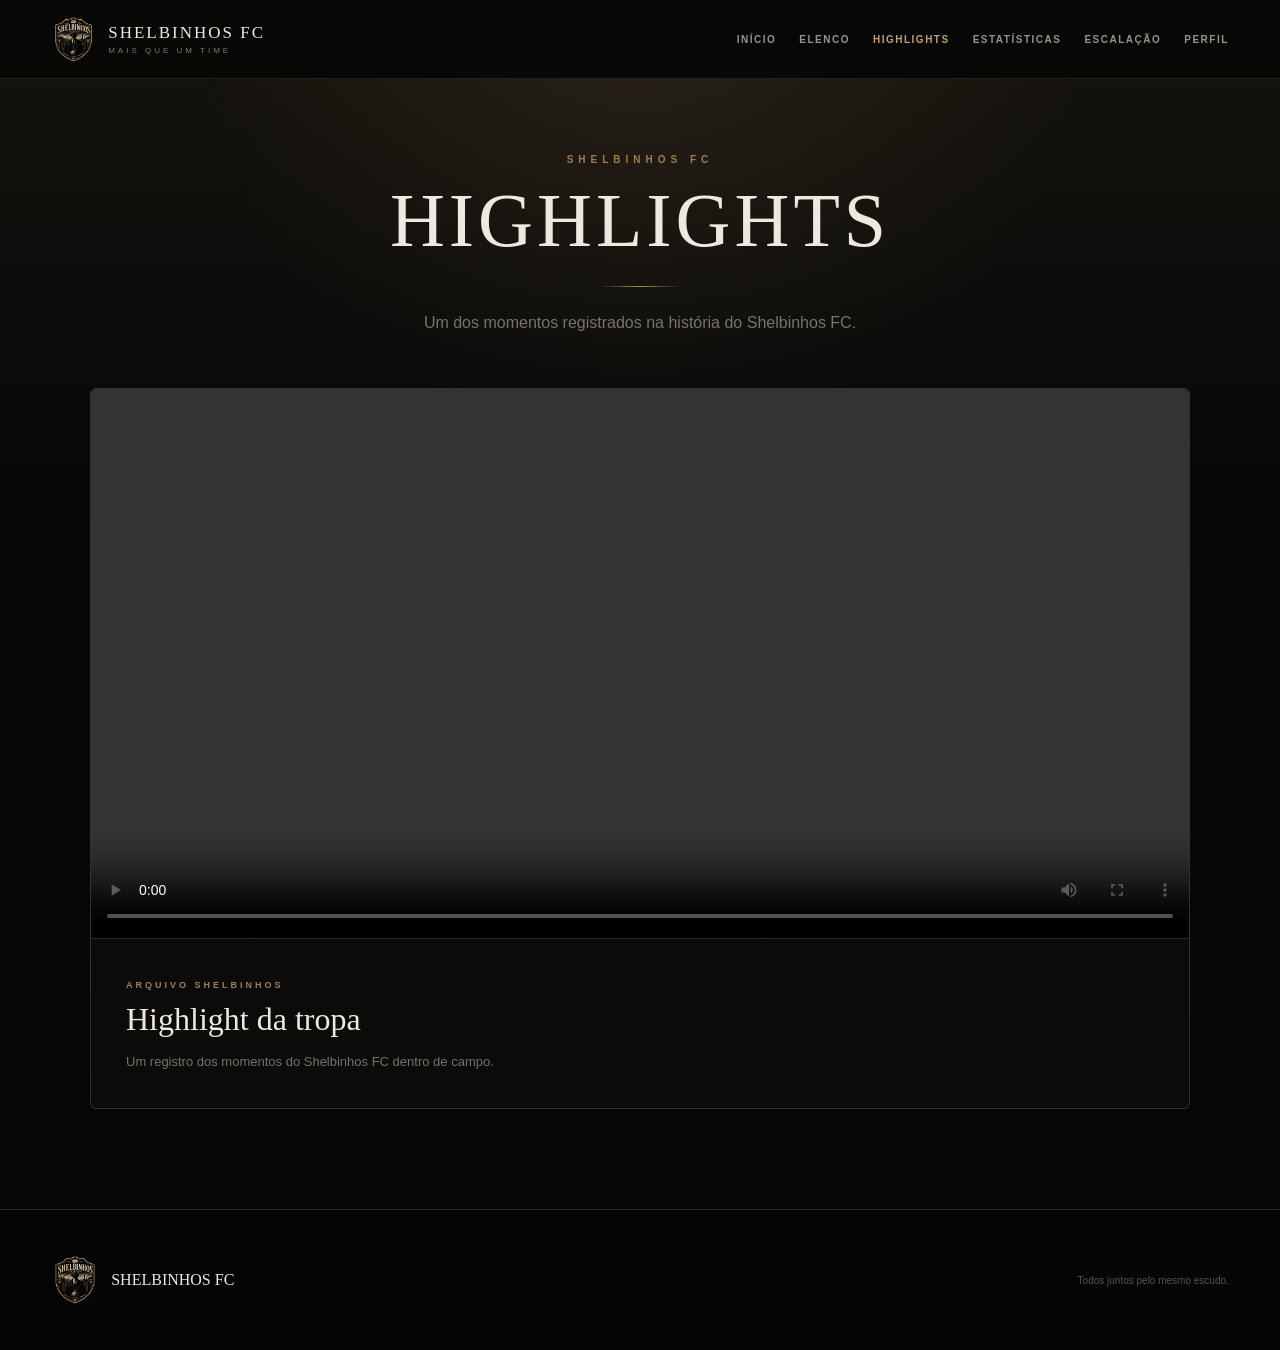
<file: highlights.html>
<!DOCTYPE html>
<html lang="pt-BR">

<head>
    <meta charset="UTF-8">
    <meta name="viewport" content="width=device-width, initial-scale=1.0">

    <title>Highlights | Shelbinhos FC</title>

    <link rel="stylesheet" href="css/style.css">

    <style>

        * {
            box-sizing: border-box;
        }

        body {
            margin: 0;
            min-height: 100vh;

            background:
                radial-gradient(
                    circle at 50% 0%,
                    rgba(157, 128, 81, 0.14),
                    transparent 30%
                ),
                linear-gradient(
                    180deg,
                    #17140f 0%,
                    #080808 35%,
                    #050505 100%
                );

            color: #eee9df;
        }


        /* HEADER */

        .club-header {
            position: sticky;
            top: 0;
            z-index: 100;

            background: rgba(7, 7, 7, 0.94);

            backdrop-filter: blur(14px);

            border-bottom:
                1px solid rgba(176, 141, 87, 0.18);
        }

        .club-nav {
            width: min(1250px, 92%);
            min-height: 78px;

            margin: 0 auto;

            display: flex;
            align-items: center;
            justify-content: space-between;

            gap: 25px;
        }

        .club-marca {
            display: flex;
            align-items: center;

            gap: 12px;

            color: #eee9df;
            text-decoration: none;
        }

        .club-marca img {
            width: 45px;
            height: 45px;

            object-fit: contain;
        }

        .club-marca strong {
            display: block;

            font-family: Georgia, "Times New Roman", serif;

            font-size: 17px;
            font-weight: normal;

            letter-spacing: 2px;
        }

        .club-marca span {
            display: block;

            margin-top: 3px;

            color: #8b7758;

            font-size: 8px;

            letter-spacing: 3px;
        }


        /* MENU */

        .club-menu {
            display: flex;
            align-items: center;

            gap: 23px;
        }

        .club-menu a {
            color: #99938a;

            text-decoration: none;

            font-size: 10px;
            font-weight: bold;

            letter-spacing: 1.5px;

            transition: 0.2s;
        }

        .club-menu a:hover,
        .club-menu a.ativo {
            color: #c0a16b;
        }

        .club-menu-btn {
            display: none;

            width: 44px;
            height: 44px;

            background: transparent;

            color: #c0a16b;

            border: 1px solid #453a2e;

            cursor: pointer;

            font-size: 20px;
        }


        /* CONTEÚDO */

        .highlights-container {
            width: min(1100px, 92%);

            margin: 0 auto;

            padding: 70px 0 100px;
        }


        /* HERO */

        .highlights-hero {
            text-align: center;

            margin-bottom: 50px;
        }

        .highlights-hero > span {
            color: #9d8051;

            font-size: 10px;
            font-weight: bold;

            letter-spacing: 5px;
        }

        .highlights-hero h1 {
            margin: 10px 0 15px;

            font-family: Georgia, "Times New Roman", serif;

            font-size: clamp(45px, 7vw, 76px);
            font-weight: normal;

            letter-spacing: 4px;
        }

        .highlights-linha {
            width: 80px;
            height: 1px;

            margin: 22px auto;

            background:
                linear-gradient(
                    90deg,
                    transparent,
                    #b08d57,
                    transparent
                );
        }

        .highlights-hero p {
            max-width: 620px;

            margin: 0 auto;

            color: #77736d;

            line-height: 1.8;
        }


        /* CARD DO VÍDEO */

        .highlight-card {
            overflow: hidden;

            background:
                radial-gradient(
                    circle at top,
                    rgba(157, 128, 81, 0.10),
                    transparent 40%
                ),
                #0b0b0a;

            border: 1px solid #392f24;

            border-radius: 6px;
        }


        .highlight-video {
            background: #050505;

            border-bottom:
                1px solid #302a22;
        }

        .highlight-video video {
            display: block;

            width: 100%;

            max-height: 620px;

            background: #000;
        }


        /* INFO */

        .highlight-info {
            padding: 35px;
        }

        .highlight-info > span {
            color: #9d8051;

            font-size: 9px;
            font-weight: bold;

            letter-spacing: 3px;
        }

        .highlight-info h2 {
            margin: 9px 0 12px;

            font-family: Georgia, "Times New Roman", serif;

            font-size: 32px;
            font-weight: normal;
        }

        .highlight-info p {
            margin: 0;

            color: #777169;

            font-size: 13px;

            line-height: 1.8;
        }


        /* FOOTER */

        .club-footer {
            border-top: 1px solid #26221c;

            background: #050505;
        }

        .club-footer-conteudo {
            width: min(1250px, 92%);

            min-height: 140px;

            margin: 0 auto;

            display: flex;
            align-items: center;
            justify-content: space-between;

            gap: 30px;
        }

        .club-footer-marca {
            display: flex;
            align-items: center;

            gap: 12px;
        }

        .club-footer-marca img {
            width: 48px;
            height: 48px;

            object-fit: contain;
        }

        .club-footer-marca strong {
            font-family: Georgia, "Times New Roman", serif;

            font-weight: normal;
        }

        .club-footer p {
            color: #57534d;

            font-size: 10px;
        }


        /* RESPONSIVO */

        @media (max-width: 1000px) {

            .club-menu {
                position: absolute;

                top: 78px;
                left: 0;
                right: 0;

                display: none;

                flex-direction: column;
                align-items: stretch;

                padding: 15px 5%;

                background: #090909;

                border-bottom:
                    1px solid #332b22;
            }

            .club-menu.aberto {
                display: flex;
            }

            .club-menu a {
                padding: 15px 5px;

                border-bottom:
                    1px solid #1d1b18;
            }

            .club-menu-btn {
                display: block;
            }

        }


        @media (max-width: 600px) {

            .club-nav {
                min-height: 68px;
            }

            .club-menu {
                top: 68px;
            }

            .highlights-container {
                padding-top: 50px;
            }

            .highlight-info {
                padding: 25px 20px;
            }

            .club-footer-conteudo {
                flex-direction: column;

                justify-content: center;

                text-align: center;

                padding: 30px 0;
            }

        }

    </style>

</head>


<body>


    <header class="club-header">

        <nav class="club-nav">

            <a href="index.html" class="club-marca">

                <img
                    src="imagens/escudo/escudo.png"
                    alt="Shelbinhos FC"
                >

                <div>

                    <strong>
                        SHELBINHOS FC
                    </strong>

                    <span>
                        MAIS QUE UM TIME
                    </span>

                </div>

            </a>


            <button
                type="button"
                class="club-menu-btn"
                id="club-menu-btn"
            >
                ☰
            </button>


            <div
                class="club-menu"
                id="club-menu"
            >

                <a href="index.html">
                    INÍCIO
                </a>

                <a href="jogadores.html">
                    ELENCO
                </a>

                <a
                    href="highlights.html"
                    class="ativo"
                >
                    HIGHLIGHTS
                </a>

                <a href="estatisticas.html">
                    ESTATÍSTICAS
                </a>

                <a href="escalacao.html">
                    ESCALAÇÃO
                </a>

                <a href="perfil.html">
                    PERFIL
                </a>

            </div>

        </nav>

    </header>


    <main class="highlights-container">


        <section class="highlights-hero">

            <span>
                SHELBINHOS FC
            </span>

            <h1>
                HIGHLIGHTS
            </h1>

            <div class="highlights-linha"></div>

            <p>
                Um dos momentos registrados
                na história do Shelbinhos FC.
            </p>

        </section>


        <article class="highlight-card">


            <div class="highlight-video">

                <video
                    controls
                    preload="metadata"
                    playsinline
                >

                    <source
                        src="videos/shelbinhos.mp4"
                        type="video/mp4"
                    >

                    Seu navegador não suporta vídeos.

                </video>

            </div>


            <div class="highlight-info">

                <span>
                    ARQUIVO SHELBINHOS
                </span>

                <h2>
                    Highlight da tropa
                </h2>

                <p>
                    Um registro dos momentos
                    do Shelbinhos FC dentro de campo.
                </p>

            </div>


        </article>


    </main>


    <footer class="club-footer">

        <div class="club-footer-conteudo">


            <div class="club-footer-marca">

                <img
                    src="imagens/escudo/escudo.png"
                    alt="Shelbinhos FC"
                >

                <strong>
                    SHELBINHOS FC
                </strong>

            </div>


            <p>
                Todos juntos pelo mesmo escudo.
            </p>


        </div>

    </footer>


    <script>

        const menuBtn =
            document.getElementById(
                "club-menu-btn"
            );

        const menu =
            document.getElementById(
                "club-menu"
            );


        menuBtn.addEventListener(
            "click",
            () => {

                menu.classList.toggle(
                    "aberto"
                );

            }
        );

    </script>


</body>

</html>
</file>
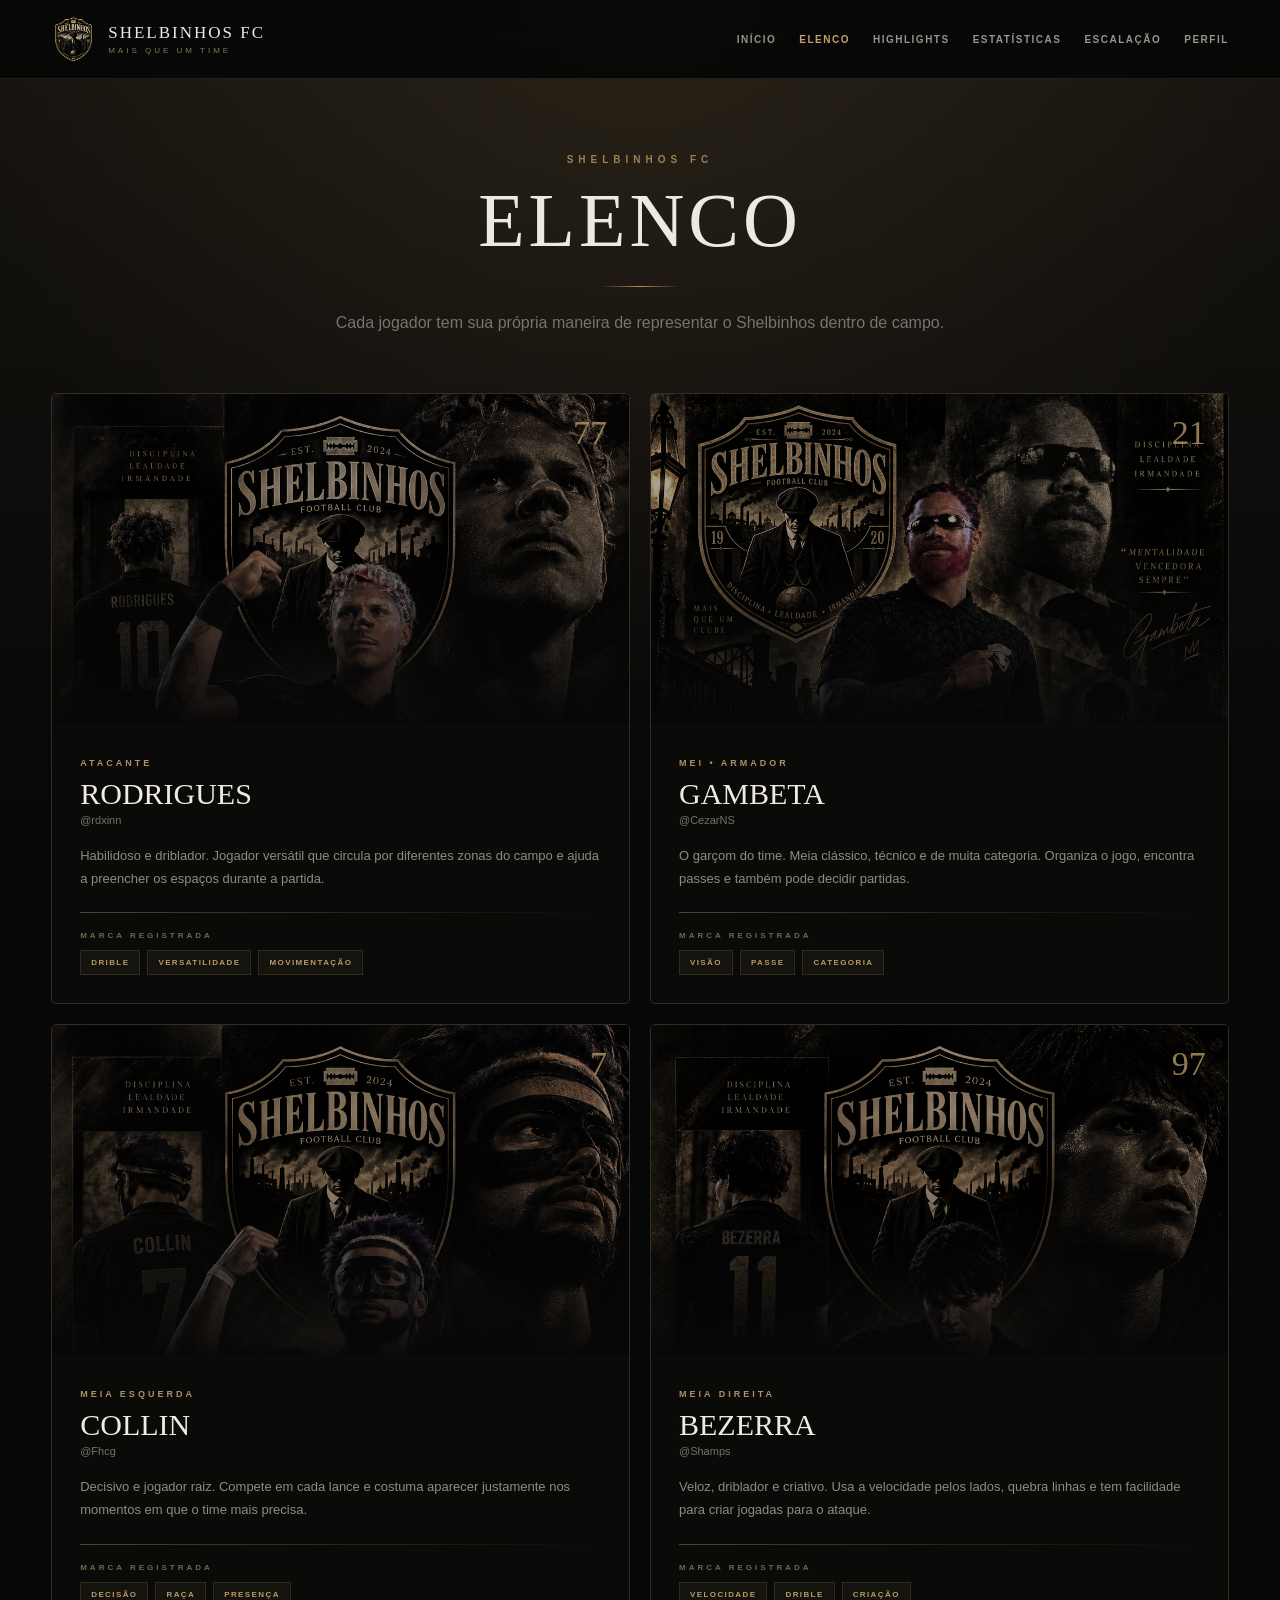
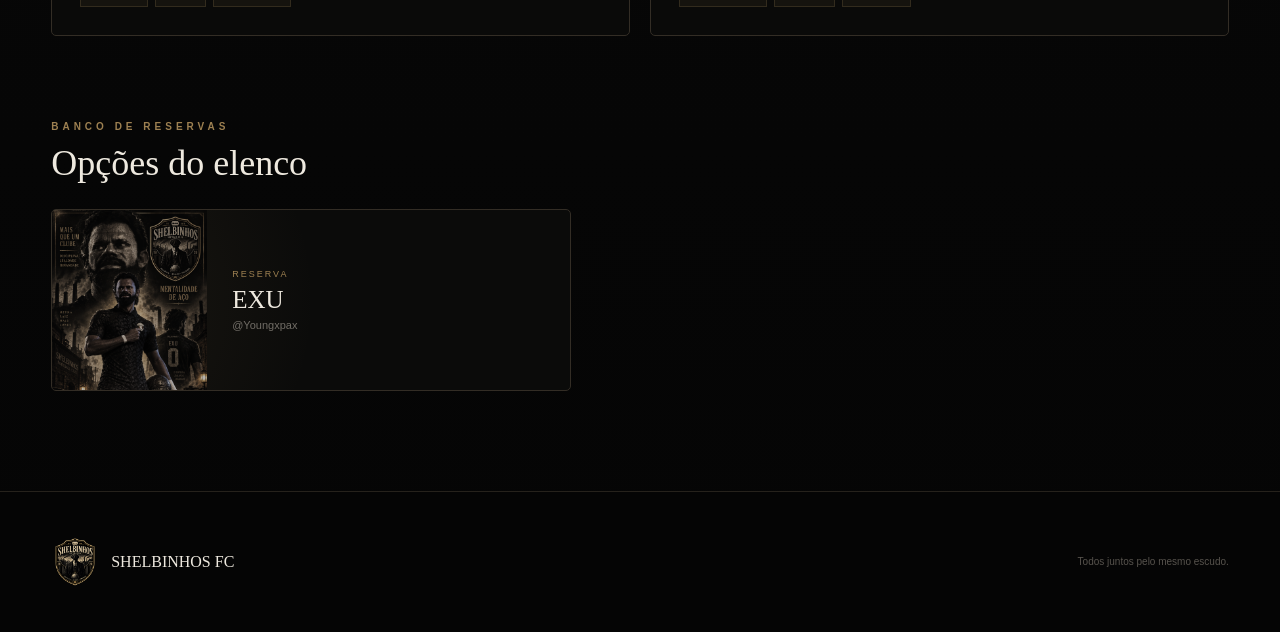
<file: jogadores.html>
<!DOCTYPE html>
<html lang="pt-BR">

<head>
    <meta charset="UTF-8">
    <meta name="viewport" content="width=device-width, initial-scale=1.0">

    <title>Elenco | Shelbinhos FC</title>

    <link rel="stylesheet" href="css/style.css">

    <style>

        * {
            box-sizing: border-box;
        }

        body.elenco-page {
            margin: 0;
            min-height: 100vh;

            background:
                radial-gradient(
                    circle at 50% 0%,
                    rgba(157, 128, 81, 0.14),
                    transparent 30%
                ),
                linear-gradient(
                    180deg,
                    #17140f 0%,
                    #080808 35%,
                    #050505 100%
                );

            color: #eee9df;
        }


        /* =========================================
           HEADER
        ========================================= */

        .club-header {
            position: sticky;
            top: 0;
            z-index: 100;

            background: rgba(7, 7, 7, 0.94);

            backdrop-filter: blur(14px);

            border-bottom:
                1px solid rgba(176, 141, 87, 0.18);
        }

        .club-nav {
            width: min(1250px, 92%);
            min-height: 78px;

            margin: 0 auto;

            display: flex;
            align-items: center;
            justify-content: space-between;

            gap: 25px;
        }

        .club-marca {
            display: flex;
            align-items: center;

            gap: 12px;

            color: #eee9df;
            text-decoration: none;
        }

        .club-marca img {
            width: 45px;
            height: 45px;

            object-fit: contain;
        }

        .club-marca strong {
            display: block;

            font-family: Georgia, "Times New Roman", serif;

            font-size: 17px;
            font-weight: normal;

            letter-spacing: 2px;
        }

        .club-marca span {
            display: block;

            margin-top: 3px;

            color: #8b7758;

            font-size: 8px;

            letter-spacing: 3px;
        }


        /* MENU */

        .club-menu {
            display: flex;
            align-items: center;

            gap: 23px;
        }

        .club-menu a {
            color: #99938a;

            text-decoration: none;

            font-size: 10px;
            font-weight: bold;

            letter-spacing: 1.5px;

            transition: 0.2s;
        }

        .club-menu a:hover,
        .club-menu a.ativo {
            color: #c0a16b;
        }

        .club-menu-btn {
            display: none;

            width: 44px;
            height: 44px;

            background: transparent;

            color: #c0a16b;

            border: 1px solid #453a2e;

            cursor: pointer;

            font-size: 20px;
        }


        /* =========================================
           CONTAINER
        ========================================= */

        .elenco-container {
            width: min(1250px, 92%);

            margin: 0 auto;

            padding: 70px 0 100px;
        }


        /* =========================================
           HERO
        ========================================= */

        .elenco-hero {
            text-align: center;

            margin-bottom: 55px;
        }

        .elenco-hero > span {
            color: #9d8051;

            font-size: 10px;
            font-weight: bold;

            letter-spacing: 5px;
        }

        .elenco-hero h1 {
            margin: 10px 0 15px;

            font-family: Georgia, "Times New Roman", serif;

            font-size: clamp(45px, 7vw, 76px);
            font-weight: normal;

            letter-spacing: 4px;
        }

        .elenco-hero-linha {
            width: 80px;
            height: 1px;

            margin: 22px auto;

            background:
                linear-gradient(
                    90deg,
                    transparent,
                    #b08d57,
                    transparent
                );
        }

        .elenco-hero p {
            max-width: 650px;

            margin: 0 auto;

            color: #77736d;

            line-height: 1.8;
        }


        /* =========================================
           GRID
        ========================================= */

        .elenco-grid {
            display: grid;

            grid-template-columns:
                repeat(2, 1fr);

            gap: 20px;
        }


        /* =========================================
           CARD
        ========================================= */

        .elenco-card {
            position: relative;

            min-height: 560px;

            overflow: hidden;

            background: #0a0a09;

            border: 1px solid #332d25;

            border-radius: 5px;

            transition:
                transform 0.3s ease,
                border-color 0.3s ease;
        }

        .elenco-card:hover {
            transform: translateY(-6px);

            border-color: #846b45;
        }


        /* FOTO */

        .elenco-card-foto {
            position: relative;

            height: 330px;

            overflow: hidden;
        }

        .elenco-card-foto img {
            width: 100%;
            height: 100%;

            object-fit: cover;
            object-position: center top;

            filter:
                brightness(0.65)
                saturate(0.80);

            transition:
                transform 0.4s ease,
                filter 0.4s ease;
        }

        .elenco-card:hover
        .elenco-card-foto img {
            transform: scale(1.05);

            filter:
                brightness(0.80)
                saturate(0.95);
        }

        .elenco-card-foto::after {
            content: "";

            position: absolute;

            inset: 0;

            background:
                linear-gradient(
                    to top,
                    rgba(7, 7, 7, 0.95),
                    transparent 55%
                );
        }


        /* NÚMERO */

        .elenco-numero {
            position: absolute;

            z-index: 4;

            top: 20px;
            right: 22px;

            color: rgba(192, 161, 107, 0.75);

            font-family: Georgia, "Times New Roman", serif;

            font-size: 34px;

            text-shadow:
                0 3px 12px #000;
        }


        /* INFORMAÇÕES */

        .elenco-card-info {
            padding: 28px;
        }

        .elenco-posicao {
            color: #ad9165;

            font-size: 9px;
            font-weight: bold;

            letter-spacing: 3px;
        }

        .elenco-card h2 {
            margin: 7px 0 3px;

            color: #f0ebe1;

            font-family: Georgia, "Times New Roman", serif;

            font-size: 30px;
            font-weight: normal;
        }

        .elenco-username {
            margin: 0;

            color: #777169;

            font-size: 11px;
        }


        /* DESCRIÇÃO */

        .elenco-descricao {
            margin-top: 19px;

            color: #918a80;

            font-size: 13px;

            line-height: 1.75;
        }


        /* DIVISÓRIA */

        .elenco-divisor {
            width: 100%;
            height: 1px;

            margin: 22px 0 18px;

            background:
                linear-gradient(
                    90deg,
                    #51412e,
                    transparent
                );
        }


        /* MARCA REGISTRADA */

        .marca-titulo {
            display: block;

            margin-bottom: 10px;

            color: #74654f;

            font-size: 8px;
            font-weight: bold;

            letter-spacing: 3px;
        }


        .marcas {
            display: flex;

            flex-wrap: wrap;

            gap: 7px;
        }


        .marcas span {
            padding: 7px 10px;

            background:
                rgba(157, 128, 81, 0.08);

            color: #b99a67;

            border:
                1px solid
                rgba(157, 128, 81, 0.22);

            font-size: 8px;
            font-weight: bold;

            letter-spacing: 1.4px;
        }


        /* =========================================
           RESERVAS
        ========================================= */

        .elenco-reservas {
            margin-top: 80px;
        }

        .elenco-reservas-titulo span {
            color: #9d8051;

            font-size: 10px;
            font-weight: bold;

            letter-spacing: 4px;
        }

        .elenco-reservas-titulo h2 {
            margin: 8px 0 25px;

            font-family: Georgia, "Times New Roman", serif;

            font-size: 36px;
            font-weight: normal;
        }


        /* EXU */

        .reserva-card {
            max-width: 520px;

            display: grid;

            grid-template-columns:
                155px
                1fr;

            align-items: stretch;

            overflow: hidden;

            background:
                radial-gradient(
                    circle at left,
                    rgba(157, 128, 81, 0.12),
                    transparent 50%
                ),
                #0b0b0a;

            border: 1px solid #332d25;

            border-radius: 5px;
        }

        .reserva-card img {
            width: 155px;
            height: 180px;

            object-fit: cover;
            object-position: center top;

            filter:
                brightness(0.72)
                saturate(0.80);
        }

        .reserva-info {
            display: flex;

            flex-direction: column;

            justify-content: center;

            padding: 25px;
        }

        .reserva-info > span {
            color: #9d8051;

            font-size: 9px;

            letter-spacing: 2px;
        }

        .reserva-info h3 {
            margin: 7px 0 5px;

            font-family: Georgia, "Times New Roman", serif;

            font-size: 25px;
            font-weight: normal;
        }

        .reserva-info p {
            margin: 0;

            color: #716d66;

            font-size: 11px;
        }


        /* =========================================
           FOOTER
        ========================================= */

        .club-footer {
            border-top: 1px solid #26221c;

            background: #050505;
        }

        .club-footer-conteudo {
            width: min(1250px, 92%);

            min-height: 140px;

            margin: 0 auto;

            display: flex;
            align-items: center;
            justify-content: space-between;

            gap: 30px;
        }

        .club-footer-marca {
            display: flex;
            align-items: center;

            gap: 12px;
        }

        .club-footer-marca img {
            width: 48px;
            height: 48px;

            object-fit: contain;
        }

        .club-footer-marca strong {
            font-family: Georgia, "Times New Roman", serif;

            font-weight: normal;
        }

        .club-footer p {
            color: #57534d;

            font-size: 10px;
        }


        /* =========================================
           RESPONSIVO
        ========================================= */

        @media (max-width: 1000px) {

            .club-menu {
                position: absolute;

                top: 78px;
                left: 0;
                right: 0;

                display: none;

                flex-direction: column;
                align-items: stretch;

                padding: 15px 5%;

                background: #090909;

                border-bottom:
                    1px solid #332b22;
            }

            .club-menu.aberto {
                display: flex;
            }

            .club-menu a {
                padding: 15px 5px;

                border-bottom:
                    1px solid #1d1b18;
            }

            .club-menu-btn {
                display: block;
            }

        }


        @media (max-width: 750px) {

            .elenco-grid {
                grid-template-columns: 1fr;
            }

        }


        @media (max-width: 600px) {

            .club-nav {
                min-height: 68px;
            }

            .club-menu {
                top: 68px;
            }

            .elenco-container {
                padding-top: 50px;
            }

            .elenco-card {
                min-height: auto;
            }

            .elenco-card-foto {
                height: 380px;
            }

            .reserva-card {
                grid-template-columns:
                    110px
                    1fr;
            }

            .reserva-card img {
                width: 110px;
                height: 145px;
            }

            .reserva-info {
                padding: 18px;
            }

            .club-footer-conteudo {
                flex-direction: column;

                justify-content: center;

                text-align: center;

                padding: 30px 0;
            }

        }

    </style>

</head>


<body class="elenco-page">


    <!-- =========================================
         HEADER
    ========================================== -->

    <header class="club-header">

        <nav class="club-nav">

            <a
                href="index.html"
                class="club-marca"
            >

                <img
                    src="imagens/escudo/escudo.png"
                    alt="Shelbinhos FC"
                >

                <div>

                    <strong>
                        SHELBINHOS FC
                    </strong>

                    <span>
                        MAIS QUE UM TIME
                    </span>

                </div>

            </a>


            <button
                type="button"
                class="club-menu-btn"
                id="club-menu-btn"
            >
                ☰
            </button>


            <div
                class="club-menu"
                id="club-menu"
            >

                <a href="index.html">
                    INÍCIO
                </a>

                <a
                    href="jogadores.html"
                    class="ativo"
                >
                    ELENCO
                </a>

                <a href="highlights.html">
                    HIGHLIGHTS
                </a>

                <a href="estatisticas.html">
                    ESTATÍSTICAS
                </a>

                <a href="escalacao.html">
                    ESCALAÇÃO
                </a>

                <a href="perfil.html">
                    PERFIL
                </a>

            </div>

        </nav>

    </header>


    <!-- =========================================
         CONTEÚDO
    ========================================== -->

    <main class="elenco-container">


        <!-- HERO -->

        <section class="elenco-hero">

            <span>
                SHELBINHOS FC
            </span>

            <h1>
                ELENCO
            </h1>

            <div class="elenco-hero-linha"></div>

            <p>
                Cada jogador tem sua própria maneira
                de representar o Shelbinhos dentro de campo.
            </p>

        </section>


        <!-- =====================================
             TITULARES
        ====================================== -->

        <section class="elenco-grid">


            <!-- =================================
                 RODRIGUES
            ================================== -->

            <article class="elenco-card">


                <div class="elenco-card-foto">

                    <img
                        src="imagens/jogadores/rodrigues.png"
                        alt="Rodrigues"
                    >

                    <span class="elenco-numero">
                        77
                    </span>

                </div>


                <div class="elenco-card-info">

                    <span class="elenco-posicao">
                        ATACANTE
                    </span>

                    <h2>
                        RODRIGUES
                    </h2>

                    <p class="elenco-username">
                        @rdxinn
                    </p>


                    <p class="elenco-descricao">
                        Habilidoso e driblador.
                        Jogador versátil que circula
                        por diferentes zonas do campo
                        e ajuda a preencher os espaços
                        durante a partida.
                    </p>


                    <div class="elenco-divisor"></div>


                    <span class="marca-titulo">
                        MARCA REGISTRADA
                    </span>


                    <div class="marcas">

                        <span>
                            DRIBLE
                        </span>

                        <span>
                            VERSATILIDADE
                        </span>

                        <span>
                            MOVIMENTAÇÃO
                        </span>

                    </div>

                </div>


            </article>


            <!-- =================================
                 GAMBETA
            ================================== -->

            <article class="elenco-card">


                <div class="elenco-card-foto">

                    <img
                        src="imagens/jogadores/gambeta.png"
                        alt="Gambeta"
                    >

                    <span class="elenco-numero">
                        21
                    </span>

                </div>


                <div class="elenco-card-info">

                    <span class="elenco-posicao">
                        MEI • ARMADOR
                    </span>

                    <h2>
                        GAMBETA
                    </h2>

                    <p class="elenco-username">
                        @CezarNS
                    </p>


                    <p class="elenco-descricao">
                        O garçom do time.
                        Meia clássico, técnico e
                        de muita categoria.
                        Organiza o jogo, encontra passes
                        e também pode decidir partidas.
                    </p>


                    <div class="elenco-divisor"></div>


                    <span class="marca-titulo">
                        MARCA REGISTRADA
                    </span>


                    <div class="marcas">

                        <span>
                            VISÃO
                        </span>

                        <span>
                            PASSE
                        </span>

                        <span>
                            CATEGORIA
                        </span>

                    </div>

                </div>


            </article>


            <!-- =================================
                 COLLIN
            ================================== -->

            <article class="elenco-card">


                <div class="elenco-card-foto">

                    <img
                        src="imagens/jogadores/collin.png"
                        alt="Collin"
                    >

                    <span class="elenco-numero">
                        7
                    </span>

                </div>


                <div class="elenco-card-info">

                    <span class="elenco-posicao">
                        MEIA ESQUERDA
                    </span>

                    <h2>
                        COLLIN
                    </h2>

                    <p class="elenco-username">
                        @Fhcg
                    </p>


                    <p class="elenco-descricao">
                        Decisivo e jogador raiz.
                        Compete em cada lance e costuma
                        aparecer justamente nos momentos
                        em que o time mais precisa.
                    </p>


                    <div class="elenco-divisor"></div>


                    <span class="marca-titulo">
                        MARCA REGISTRADA
                    </span>


                    <div class="marcas">

                        <span>
                            DECISÃO
                        </span>

                        <span>
                            RAÇA
                        </span>

                        <span>
                            PRESENÇA
                        </span>

                    </div>

                </div>


            </article>


            <!-- =================================
                 BEZERRA
            ================================== -->

            <article class="elenco-card">


                <div class="elenco-card-foto">

                    <img
                        src="imagens/jogadores/bezerra.png"
                        alt="Bezerra"
                    >

                    <span class="elenco-numero">
                        97
                    </span>

                </div>


                <div class="elenco-card-info">

                    <span class="elenco-posicao">
                        MEIA DIREITA
                    </span>

                    <h2>
                        BEZERRA
                    </h2>

                    <p class="elenco-username">
                        @Shamps
                    </p>


                    <p class="elenco-descricao">
                        Veloz, driblador e criativo.
                        Usa a velocidade pelos lados,
                        quebra linhas e tem facilidade
                        para criar jogadas para o ataque.
                    </p>


                    <div class="elenco-divisor"></div>


                    <span class="marca-titulo">
                        MARCA REGISTRADA
                    </span>


                    <div class="marcas">

                        <span>
                            VELOCIDADE
                        </span>

                        <span>
                            DRIBLE
                        </span>

                        <span>
                            CRIAÇÃO
                        </span>

                    </div>

                </div>


            </article>


        </section>


        <!-- =====================================
             BANCO
        ====================================== -->

        <section class="elenco-reservas">


            <div class="elenco-reservas-titulo">

                <span>
                    BANCO DE RESERVAS
                </span>

                <h2>
                    Opções do elenco
                </h2>

            </div>


            <!-- EXU -->

            <article class="reserva-card">

                <img
                    src="imagens/jogadores/exu.png"
                    alt="Exu"
                >


                <div class="reserva-info">

                    <span>
                        RESERVA
                    </span>

                    <h3>
                        EXU
                    </h3>

                    <p>
                        @Youngxpax
                    </p>

                </div>

            </article>


        </section>


    </main>


    <!-- =========================================
         FOOTER
    ========================================== -->

    <footer class="club-footer">

        <div class="club-footer-conteudo">


            <div class="club-footer-marca">

                <img
                    src="imagens/escudo/escudo.png"
                    alt="Shelbinhos FC"
                >

                <strong>
                    SHELBINHOS FC
                </strong>

            </div>


            <p>
                Todos juntos pelo mesmo escudo.
            </p>


        </div>

    </footer>


    <!-- =========================================
         MENU MOBILE
    ========================================== -->

    <script>

        const menuBtn =
            document.getElementById(
                "club-menu-btn"
            );

        const menu =
            document.getElementById(
                "club-menu"
            );


        menuBtn.addEventListener(
            "click",
            () => {

                menu.classList.toggle(
                    "aberto"
                );

            }
        );

    </script>


</body>

</html>
</file>
<file: css/style.css>
/* ==================================================
   SHELBINHOS FC — ESTILOS GLOBAIS
   Base compartilhada pelas páginas atuais do clube.
   Os estilos específicos de cada página continuam
   dentro do próprio HTML, como já está no projeto.
================================================== */

* {
    margin: 0;
    padding: 0;
    box-sizing: border-box;
}

:root {
    --preto: #060606;
    --preto-2: #0d0d0d;
    --preto-3: #151515;

    --ouro: #9d8051;
    --ouro-claro: #c0a16b;
    --ouro-escuro: #6f5838;

    --branco: #f1f1f1;
    --cinza: #a0a0a0;
    --cinza-escuro: #666666;
}

html {
    scroll-behavior: smooth;
}

body {
    min-height: 100vh;
    margin: 0;

    background:
        radial-gradient(
            circle at top,
            #1c1914 0%,
            #080808 40%,
            #050505 100%
        );

    color: var(--cinza);

    font-family:
        Arial,
        Helvetica,
        sans-serif;
}

h1,
h2,
h3,
h4,
h5,
h6 {
    font-family:
        Georgia,
        "Times New Roman",
        serif;
}

a {
    color: inherit;
}

img,
video {
    max-width: 100%;
}

button,
input,
select,
textarea {
    font: inherit;
}

button,
a,
input,
select,
textarea {
    -webkit-tap-highlight-color: transparent;
}

button:focus-visible,
a:focus-visible,
input:focus-visible,
select:focus-visible,
textarea:focus-visible {
    outline: 2px solid var(--ouro-claro);
    outline-offset: 3px;
}

::selection {
    background: var(--ouro);
    color: var(--preto);
}
</file>
